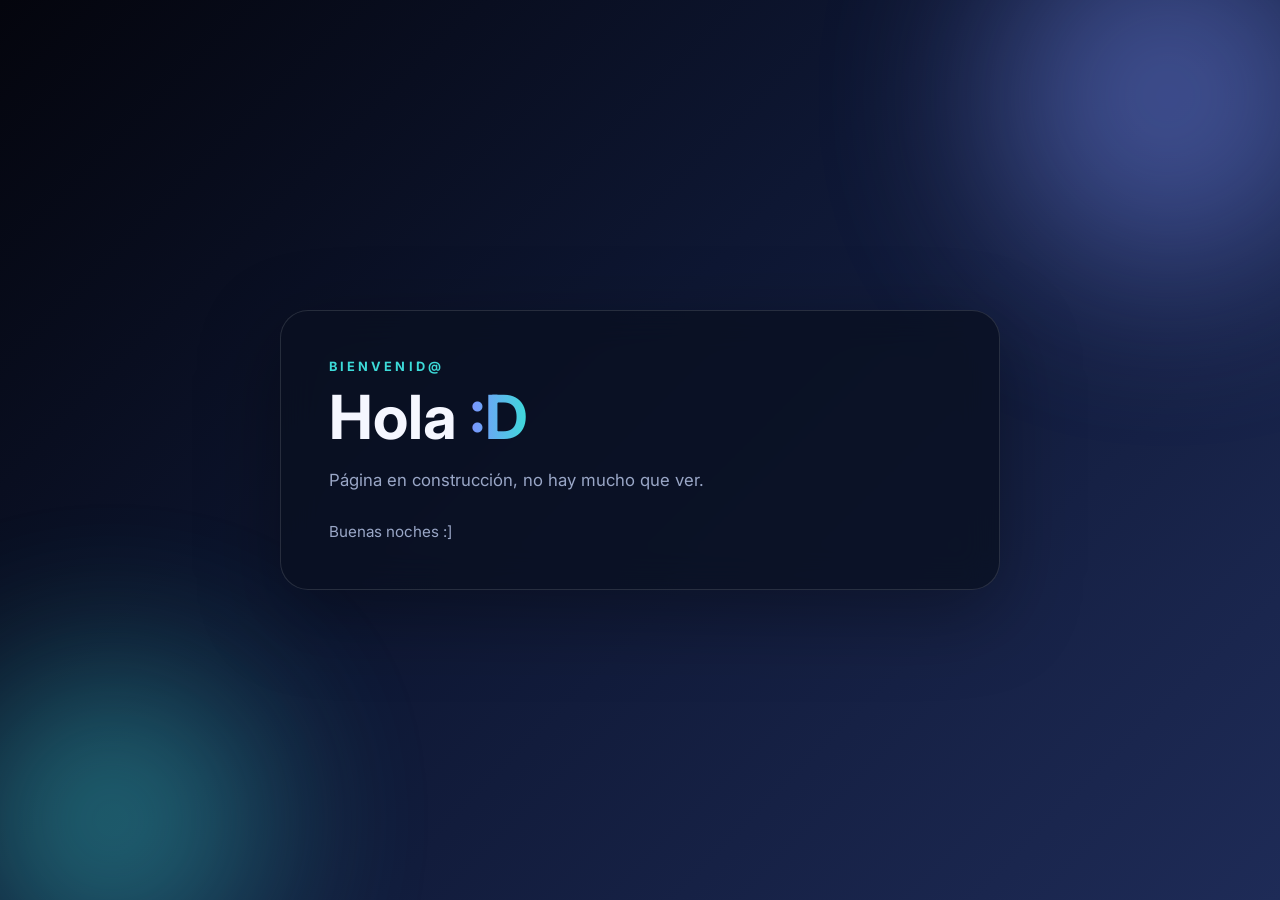
<file: index.html>
<!doctype html>
<html lang="es">
  <head>
    <meta charset="UTF-8" />
    <meta name="viewport" content="width=device-width, initial-scale=1.0" />
    <meta
      name="description"
      content="Página principal simple y elegante para GitHub Pages"
    />
    <title>Home</title>
    <link rel="preconnect" href="https://fonts.googleapis.com" />
    <link rel="preconnect" href="https://fonts.gstatic.com" crossorigin />
    <link
      href="https://fonts.googleapis.com/css2?family=Inter:wght@400;500;600;700;800&display=swap"
      rel="stylesheet"
    />
    <link rel="icon" type="image/x-icon" href="favicon.ico" />
    <link rel="stylesheet" href="styles.css" />
  </head>
  <body>
    <div class="background-glow glow-one"></div>
    <div class="background-glow glow-two"></div>

    <main class="hero">
      <section class="card">
        <p class="eyebrow">Bienvenid@</p>
        <h1>Hola <span>:D</span></h1>
        <p class="description">Página en construcción, no hay mucho que ver.</p>
        <div class="status" id="status">Cargando...</div>
      </section>
    </main>

    <script src="script.js"></script>
  </body>
</html>
</file>
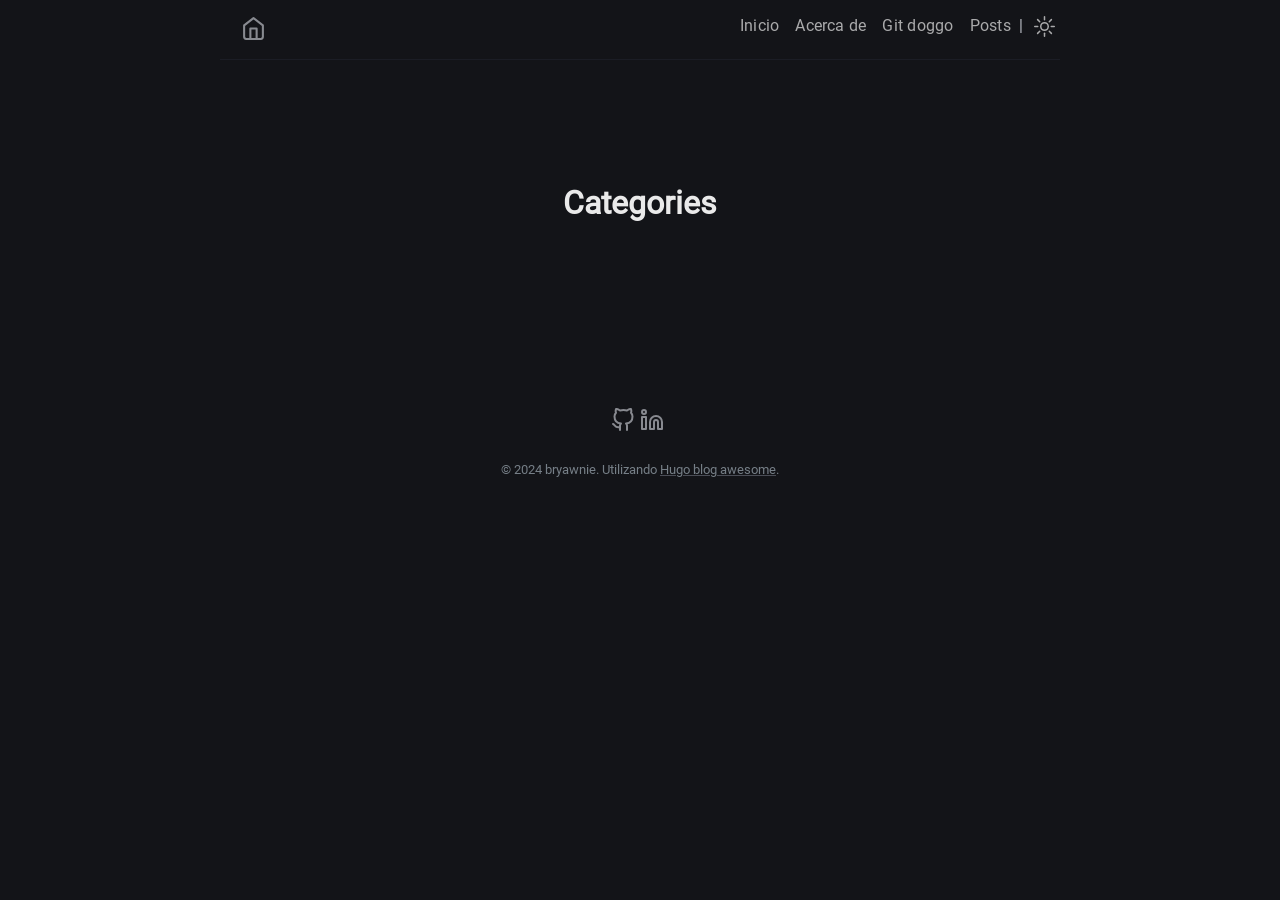
<file: categories/index.html>
<!doctype html><html lang=es><head><meta charset=utf-8><meta http-equiv=content-type content="text/html"><meta name=viewport content="width=device-width,initial-scale=1"><title itemprop=name>Categories | Blog de Bryawnie</title><meta property="og:title" content="Categories | Blog de Bryawnie"><meta name=twitter:title content="Categories | Blog de Bryawnie"><meta itemprop=name content="Categories | Blog de Bryawnie"><meta name=application-name content="Categories | Blog de Bryawnie"><meta property="og:site_name" content="Blog de Bryawnie"><meta name=description content="Hola :D"><meta itemprop=description content="Hola :D"><meta property="og:description" content="Hola :D"><meta name=twitter:description content="Hola :D"><meta property="og:locale" content="es"><meta name=language content="es"><meta name=generator content="Hugo 0.119.0"><link rel=canonical href=https://bryawnie.github.io/categories/><link href=/categories/index.xml rel=alternate type=application/rss+xml title="Blog de Bryawnie"><link href=/categories/index.xml rel=feed type=application/rss+xml title="Blog de Bryawnie"><link href=/style.min.d43bc6c79baa87f006efb2b92be952faeedeb1a3ab626c1d6abda52eae049355.css rel=stylesheet><link href=/code-highlight.min.706d31975fec544a864cb7f0d847a73ea55ca1df91bf495fd12a177138d807cf.css rel=stylesheet><link rel=apple-touch-icon sizes=180x180 href=/icons/apple-touch-icon.png><link rel=icon type=image/png sizes=32x32 href=/icons/favicon-32x32.png><link rel=icon type=image/png sizes=16x16 href=/icons/favicon-16x16.png><link rel=mask-icon href=/icons/safari-pinned-tab.svg><link rel="shortcut icon" href=/favicon.ico><link rel=manifest href=https://bryawnie.github.io/site.webmanifest><meta name=msapplication-config content="/browserconfig.xml"><meta name=msapplication-TileColor content="#2d89ef"><meta name=theme-color content="#434648"><link rel=icon type=image/svg+xml href=/icons/favicon.svg></head><body data-theme=dark class=notransition><script src=/js/theme.min.8961c317c5b88b953fe27525839672c9343f1058ab044696ca225656c8ba2ab0.js integrity="sha256-iWHDF8W4i5U/4nUlg5ZyyTQ/EFirBEaWyiJWVsi6KrA="></script><div class=navbar role=navigation><nav class=menu aria-label="Main Navigation"><a href=https://bryawnie.github.io/ class=logo><svg xmlns="http://www.w3.org/2000/svg" width="25" height="25" viewBox="0 0 24 24" fill="none" stroke="currentcolor" stroke-width="2" stroke-linecap="round" stroke-linejoin="round" class="feather feather-home"><title>Inicio</title><path d="M3 9l9-7 9 7v11a2 2 0 01-2 2H5a2 2 0 01-2-2z"/><polyline points="9 22 9 12 15 12 15 22"/></svg></a><input type=checkbox id=menu-trigger class=menu-trigger>
<label for=menu-trigger><span class=menu-icon><svg xmlns="http://www.w3.org/2000/svg" width="25" height="25" stroke="currentcolor" fill="none" viewBox="0 0 14 14"><title>Menu</title><path stroke-linecap="round" stroke-linejoin="round" d="M10.595 7H3.40726"/><path stroke-linecap="round" stroke-linejoin="round" d="M10.5096 3.51488H3.49301"/><path stroke-linecap="round" stroke-linejoin="round" d="M10.5096 10.4851H3.49301"/><path stroke-linecap="round" stroke-linejoin="round" d="M.5 12.5V1.5c0-.552285.447715-1 1-1h11C13.0523.5 13.5.947715 13.5 1.5v11C13.5 13.0523 13.0523 13.5 12.5 13.5H1.5C.947715 13.5.5 13.0523.5 12.5z"/></svg></span></label><div class=trigger><ul class=trigger-container><li><a class=menu-link href=/>Inicio</a></li><li><a class=menu-link href=/pages/about/>Acerca de</a></li><li><a class=menu-link href=/pages/how-to-git/>Git doggo</a></li><li><a class=menu-link href=/posts/>Posts</a></li><li class=menu-separator><span>|</span></li></ul><a id=mode href=#><svg xmlns="http://www.w3.org/2000/svg" class="mode-sunny" width="21" height="21" viewBox="0 0 14 14" stroke-width="1"><title>LIGHT</title><g><circle cx="7" cy="7" r="2.5" fill="none" stroke-linecap="round" stroke-linejoin="round"/><line x1="7" y1=".5" x2="7" y2="2.5" fill="none" stroke-linecap="round" stroke-linejoin="round"/><line x1="2.4" y1="2.4" x2="3.82" y2="3.82" fill="none" stroke-linecap="round" stroke-linejoin="round"/><line x1=".5" y1="7" x2="2.5" y2="7" fill="none" stroke-linecap="round" stroke-linejoin="round"/><line x1="2.4" y1="11.6" x2="3.82" y2="10.18" fill="none" stroke-linecap="round" stroke-linejoin="round"/><line x1="7" y1="13.5" x2="7" y2="11.5" fill="none" stroke-linecap="round" stroke-linejoin="round"/><line x1="11.6" y1="11.6" x2="10.18" y2="10.18" fill="none" stroke-linecap="round" stroke-linejoin="round"/><line x1="13.5" y1="7" x2="11.5" y2="7" fill="none" stroke-linecap="round" stroke-linejoin="round"/><line x1="11.6" y1="2.4" x2="10.18" y2="3.82" fill="none" stroke-linecap="round" stroke-linejoin="round"/></g></svg><svg xmlns="http://www.w3.org/2000/svg" class="mode-moon" width="21" height="21" viewBox="0 0 14 14" stroke-width="1"><title>DARK</title><g><circle cx="7" cy="7" r="2.5" fill="none" stroke-linecap="round" stroke-linejoin="round"/><line x1="7" y1=".5" x2="7" y2="2.5" fill="none" stroke-linecap="round" stroke-linejoin="round"/><line x1="2.4" y1="2.4" x2="3.82" y2="3.82" fill="none" stroke-linecap="round" stroke-linejoin="round"/><line x1=".5" y1="7" x2="2.5" y2="7" fill="none" stroke-linecap="round" stroke-linejoin="round"/><line x1="2.4" y1="11.6" x2="3.82" y2="10.18" fill="none" stroke-linecap="round" stroke-linejoin="round"/><line x1="7" y1="13.5" x2="7" y2="11.5" fill="none" stroke-linecap="round" stroke-linejoin="round"/><line x1="11.6" y1="11.6" x2="10.18" y2="10.18" fill="none" stroke-linecap="round" stroke-linejoin="round"/><line x1="13.5" y1="7" x2="11.5" y2="7" fill="none" stroke-linecap="round" stroke-linejoin="round"/><line x1="11.6" y1="2.4" x2="10.18" y2="3.82" fill="none" stroke-linecap="round" stroke-linejoin="round"/></g></svg></a></div></nav></div><div class="wrapper list-page"><header class=header><h1 class="header-title center">Categories</h1></header><main class=page-content aria-label=Content></main></div><footer class=footer><span class=footer_item></span>&nbsp;<div class=footer_social-icons><a href=https://github.com/bryawnie target=_blank rel="noopener noreferrer me" title=Github><svg xmlns="http://www.w3.org/2000/svg" viewBox="0 0 24 24" fill="none" stroke="currentcolor" stroke-width="2" stroke-linecap="round" stroke-linejoin="round"><path d="M9 19c-5 1.5-5-2.5-7-3m14 6v-3.87a3.37 3.37.0 00-.94-2.61c3.14-.35 6.44-1.54 6.44-7A5.44 5.44.0 0020 4.77 5.07 5.07.0 0019.91 1S18.73.65 16 2.48a13.38 13.38.0 00-7 0C6.27.65 5.09 1 5.09 1A5.07 5.07.0 005 4.77 5.44 5.44.0 003.5 8.55c0 5.42 3.3 6.61 6.44 7A3.37 3.37.0 009 18.13V22"/></svg></a><a href=https://linkedin.com/in/bryortizp target=_blank rel="noopener noreferrer me" title=Linkedin><svg xmlns="http://www.w3.org/2000/svg" viewBox="0 0 24 24" fill="none" stroke="currentcolor" stroke-width="2" stroke-linecap="round" stroke-linejoin="round"><path d="M16 8a6 6 0 016 6v7h-4v-7a2 2 0 00-2-2 2 2 0 00-2 2v7h-4v-7a6 6 0 016-6z"/><rect x="2" y="9" width="4" height="12"/><circle cx="4" cy="4" r="2"/></svg></a></div><small class=footer_copyright>© 2024 bryawnie.
Utilizando <a href=https://github.com/hugo-sid/hugo-blog-awesome target=_blank rel=noopener>Hugo blog awesome</a>.</small></footer><a href=# title=Regresar id=totop><svg xmlns="http://www.w3.org/2000/svg" width="48" height="48" fill="currentcolor" stroke="currentcolor" viewBox="0 96 960 960"><path d="M283 704.739 234.261 656 480 410.261 725.739 656 677 704.739l-197-197-197 197z"/></svg></a><script src=https://bryawnie.github.io/js/main.min.35f435a5d8eac613c52daa28d8af544a4512337d3e95236e4a4978417b8dcb2f.js integrity="sha256-NfQ1pdjqxhPFLaoo2K9USkUSM30+lSNuSkl4QXuNyy8="></script></body></html>
</file>
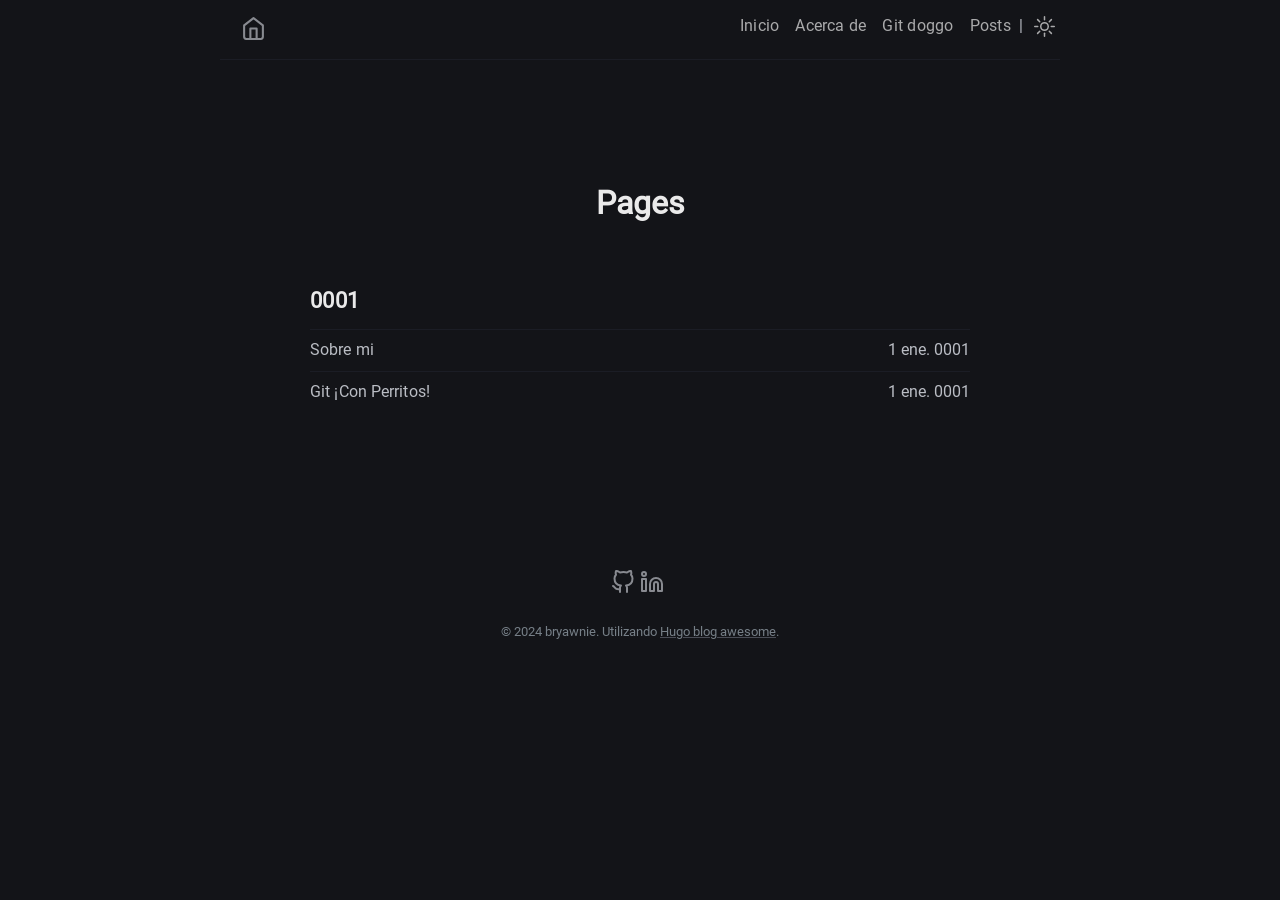
<file: pages/index.html>
<!doctype html><html lang=es><head><meta charset=utf-8><meta http-equiv=content-type content="text/html"><meta name=viewport content="width=device-width,initial-scale=1"><title itemprop=name>Pages | Blog de Bryawnie</title><meta property="og:title" content="Pages | Blog de Bryawnie"><meta name=twitter:title content="Pages | Blog de Bryawnie"><meta itemprop=name content="Pages | Blog de Bryawnie"><meta name=application-name content="Pages | Blog de Bryawnie"><meta property="og:site_name" content="Blog de Bryawnie"><meta name=description content="Hola :D"><meta itemprop=description content="Hola :D"><meta property="og:description" content="Hola :D"><meta name=twitter:description content="Hola :D"><meta property="og:locale" content="es"><meta name=language content="es"><meta name=generator content="Hugo 0.119.0"><link rel=canonical href=https://bryawnie.github.io/pages/><link href=/pages/index.xml rel=alternate type=application/rss+xml title="Blog de Bryawnie"><link href=/pages/index.xml rel=feed type=application/rss+xml title="Blog de Bryawnie"><link href=/style.min.d43bc6c79baa87f006efb2b92be952faeedeb1a3ab626c1d6abda52eae049355.css rel=stylesheet><link href=/code-highlight.min.706d31975fec544a864cb7f0d847a73ea55ca1df91bf495fd12a177138d807cf.css rel=stylesheet><link rel=apple-touch-icon sizes=180x180 href=/icons/apple-touch-icon.png><link rel=icon type=image/png sizes=32x32 href=/icons/favicon-32x32.png><link rel=icon type=image/png sizes=16x16 href=/icons/favicon-16x16.png><link rel=mask-icon href=/icons/safari-pinned-tab.svg><link rel="shortcut icon" href=/favicon.ico><link rel=manifest href=https://bryawnie.github.io/site.webmanifest><meta name=msapplication-config content="/browserconfig.xml"><meta name=msapplication-TileColor content="#2d89ef"><meta name=theme-color content="#434648"><link rel=icon type=image/svg+xml href=/icons/favicon.svg></head><body data-theme=dark class=notransition><script src=/js/theme.min.8961c317c5b88b953fe27525839672c9343f1058ab044696ca225656c8ba2ab0.js integrity="sha256-iWHDF8W4i5U/4nUlg5ZyyTQ/EFirBEaWyiJWVsi6KrA="></script><div class=navbar role=navigation><nav class=menu aria-label="Main Navigation"><a href=https://bryawnie.github.io/ class=logo><svg xmlns="http://www.w3.org/2000/svg" width="25" height="25" viewBox="0 0 24 24" fill="none" stroke="currentcolor" stroke-width="2" stroke-linecap="round" stroke-linejoin="round" class="feather feather-home"><title>Inicio</title><path d="M3 9l9-7 9 7v11a2 2 0 01-2 2H5a2 2 0 01-2-2z"/><polyline points="9 22 9 12 15 12 15 22"/></svg></a><input type=checkbox id=menu-trigger class=menu-trigger>
<label for=menu-trigger><span class=menu-icon><svg xmlns="http://www.w3.org/2000/svg" width="25" height="25" stroke="currentcolor" fill="none" viewBox="0 0 14 14"><title>Menu</title><path stroke-linecap="round" stroke-linejoin="round" d="M10.595 7H3.40726"/><path stroke-linecap="round" stroke-linejoin="round" d="M10.5096 3.51488H3.49301"/><path stroke-linecap="round" stroke-linejoin="round" d="M10.5096 10.4851H3.49301"/><path stroke-linecap="round" stroke-linejoin="round" d="M.5 12.5V1.5c0-.552285.447715-1 1-1h11C13.0523.5 13.5.947715 13.5 1.5v11C13.5 13.0523 13.0523 13.5 12.5 13.5H1.5C.947715 13.5.5 13.0523.5 12.5z"/></svg></span></label><div class=trigger><ul class=trigger-container><li><a class=menu-link href=/>Inicio</a></li><li><a class=menu-link href=/pages/about/>Acerca de</a></li><li><a class=menu-link href=/pages/how-to-git/>Git doggo</a></li><li><a class=menu-link href=/posts/>Posts</a></li><li class=menu-separator><span>|</span></li></ul><a id=mode href=#><svg xmlns="http://www.w3.org/2000/svg" class="mode-sunny" width="21" height="21" viewBox="0 0 14 14" stroke-width="1"><title>LIGHT</title><g><circle cx="7" cy="7" r="2.5" fill="none" stroke-linecap="round" stroke-linejoin="round"/><line x1="7" y1=".5" x2="7" y2="2.5" fill="none" stroke-linecap="round" stroke-linejoin="round"/><line x1="2.4" y1="2.4" x2="3.82" y2="3.82" fill="none" stroke-linecap="round" stroke-linejoin="round"/><line x1=".5" y1="7" x2="2.5" y2="7" fill="none" stroke-linecap="round" stroke-linejoin="round"/><line x1="2.4" y1="11.6" x2="3.82" y2="10.18" fill="none" stroke-linecap="round" stroke-linejoin="round"/><line x1="7" y1="13.5" x2="7" y2="11.5" fill="none" stroke-linecap="round" stroke-linejoin="round"/><line x1="11.6" y1="11.6" x2="10.18" y2="10.18" fill="none" stroke-linecap="round" stroke-linejoin="round"/><line x1="13.5" y1="7" x2="11.5" y2="7" fill="none" stroke-linecap="round" stroke-linejoin="round"/><line x1="11.6" y1="2.4" x2="10.18" y2="3.82" fill="none" stroke-linecap="round" stroke-linejoin="round"/></g></svg><svg xmlns="http://www.w3.org/2000/svg" class="mode-moon" width="21" height="21" viewBox="0 0 14 14" stroke-width="1"><title>DARK</title><g><circle cx="7" cy="7" r="2.5" fill="none" stroke-linecap="round" stroke-linejoin="round"/><line x1="7" y1=".5" x2="7" y2="2.5" fill="none" stroke-linecap="round" stroke-linejoin="round"/><line x1="2.4" y1="2.4" x2="3.82" y2="3.82" fill="none" stroke-linecap="round" stroke-linejoin="round"/><line x1=".5" y1="7" x2="2.5" y2="7" fill="none" stroke-linecap="round" stroke-linejoin="round"/><line x1="2.4" y1="11.6" x2="3.82" y2="10.18" fill="none" stroke-linecap="round" stroke-linejoin="round"/><line x1="7" y1="13.5" x2="7" y2="11.5" fill="none" stroke-linecap="round" stroke-linejoin="round"/><line x1="11.6" y1="11.6" x2="10.18" y2="10.18" fill="none" stroke-linecap="round" stroke-linejoin="round"/><line x1="13.5" y1="7" x2="11.5" y2="7" fill="none" stroke-linecap="round" stroke-linejoin="round"/><line x1="11.6" y1="2.4" x2="10.18" y2="3.82" fill="none" stroke-linecap="round" stroke-linejoin="round"/></g></svg></a></div></nav></div><div class="wrapper list-page"><header class=header><h1 class="header-title center">Pages</h1></header><main class=page-content aria-label=Content><h2 class=post-year>0001</h2><article class=post-item><h4 class=post-item-title><a href=/pages/about/>Sobre mi</a></h4><time class=post-item-meta datetime=0001-01-01T00:00:00Z>1 ene. 0001</time></article><article class=post-item><h4 class=post-item-title><a href=/pages/how-to-git/>Git ¡Con Perritos!</a></h4><time class=post-item-meta datetime=0001-01-01T00:00:00Z>1 ene. 0001</time></article></main></div><footer class=footer><span class=footer_item></span>&nbsp;<div class=footer_social-icons><a href=https://github.com/bryawnie target=_blank rel="noopener noreferrer me" title=Github><svg xmlns="http://www.w3.org/2000/svg" viewBox="0 0 24 24" fill="none" stroke="currentcolor" stroke-width="2" stroke-linecap="round" stroke-linejoin="round"><path d="M9 19c-5 1.5-5-2.5-7-3m14 6v-3.87a3.37 3.37.0 00-.94-2.61c3.14-.35 6.44-1.54 6.44-7A5.44 5.44.0 0020 4.77 5.07 5.07.0 0019.91 1S18.73.65 16 2.48a13.38 13.38.0 00-7 0C6.27.65 5.09 1 5.09 1A5.07 5.07.0 005 4.77 5.44 5.44.0 003.5 8.55c0 5.42 3.3 6.61 6.44 7A3.37 3.37.0 009 18.13V22"/></svg></a><a href=https://linkedin.com/in/bryortizp target=_blank rel="noopener noreferrer me" title=Linkedin><svg xmlns="http://www.w3.org/2000/svg" viewBox="0 0 24 24" fill="none" stroke="currentcolor" stroke-width="2" stroke-linecap="round" stroke-linejoin="round"><path d="M16 8a6 6 0 016 6v7h-4v-7a2 2 0 00-2-2 2 2 0 00-2 2v7h-4v-7a6 6 0 016-6z"/><rect x="2" y="9" width="4" height="12"/><circle cx="4" cy="4" r="2"/></svg></a></div><small class=footer_copyright>© 2024 bryawnie.
Utilizando <a href=https://github.com/hugo-sid/hugo-blog-awesome target=_blank rel=noopener>Hugo blog awesome</a>.</small></footer><a href=# title=Regresar id=totop><svg xmlns="http://www.w3.org/2000/svg" width="48" height="48" fill="currentcolor" stroke="currentcolor" viewBox="0 96 960 960"><path d="M283 704.739 234.261 656 480 410.261 725.739 656 677 704.739l-197-197-197 197z"/></svg></a><script src=https://bryawnie.github.io/js/main.min.35f435a5d8eac613c52daa28d8af544a4512337d3e95236e4a4978417b8dcb2f.js integrity="sha256-NfQ1pdjqxhPFLaoo2K9USkUSM30+lSNuSkl4QXuNyy8="></script></body></html>
</file>
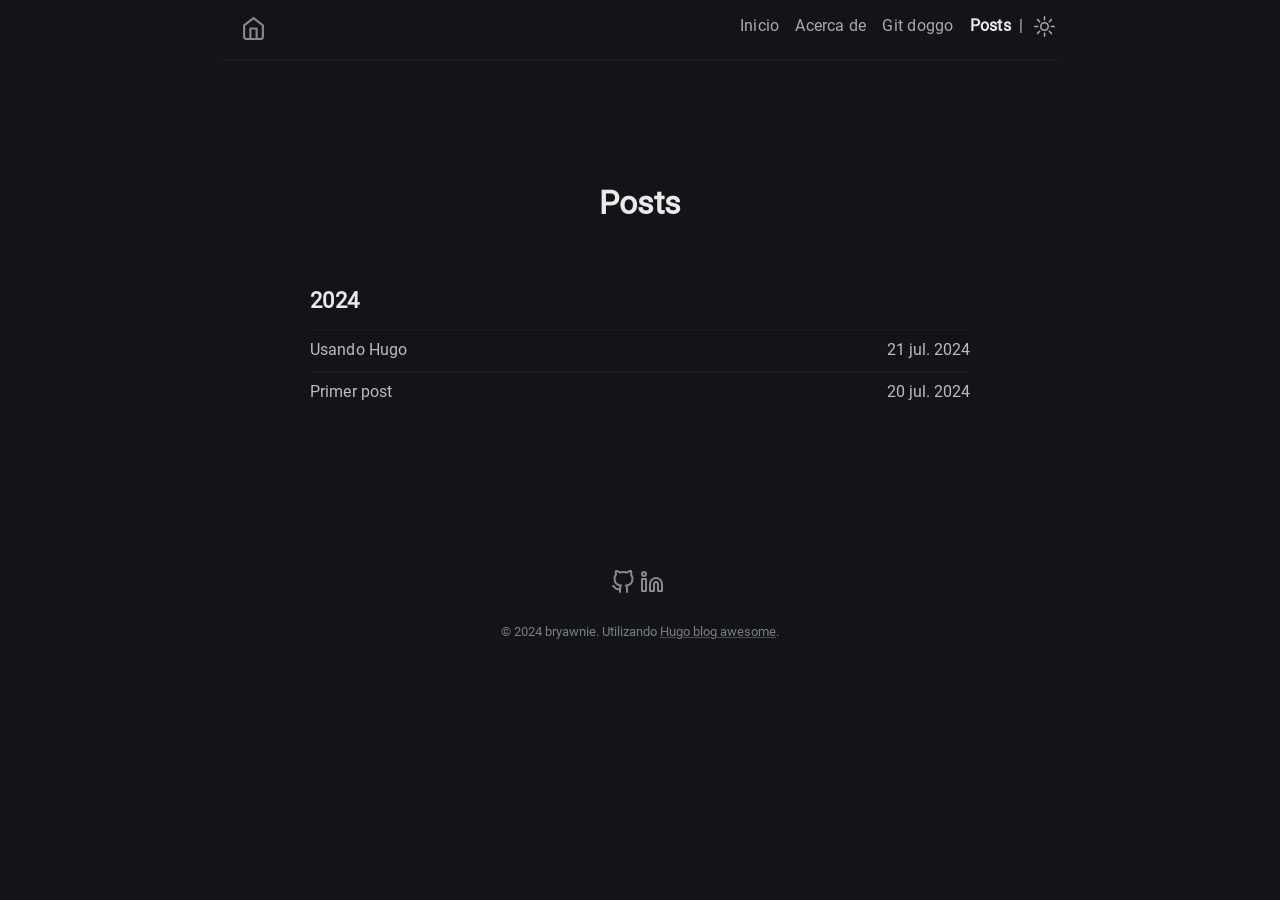
<file: posts/index.html>
<!doctype html><html lang=es><head><meta charset=utf-8><meta http-equiv=content-type content="text/html"><meta name=viewport content="width=device-width,initial-scale=1"><title itemprop=name>Posts | Blog de Bryawnie</title><meta property="og:title" content="Posts | Blog de Bryawnie"><meta name=twitter:title content="Posts | Blog de Bryawnie"><meta itemprop=name content="Posts | Blog de Bryawnie"><meta name=application-name content="Posts | Blog de Bryawnie"><meta property="og:site_name" content="Blog de Bryawnie"><meta name=description content="Hola :D"><meta itemprop=description content="Hola :D"><meta property="og:description" content="Hola :D"><meta name=twitter:description content="Hola :D"><meta property="og:locale" content="es"><meta name=language content="es"><link rel=first href=/posts/><link rel=last href=/posts/><meta property="og:type" content="article"><meta property="og:article:published_time" content="2024-07-21T11:22:44-0400"><meta property="article:published_time" content="2024-07-21T11:22:44-0400"><meta property="og:url" content="https://bryawnie.github.io/posts/"><meta property="og:article:author" content="bryawnie"><meta property="article:author" content="bryawnie"><meta name=author content="bryawnie"><script defer type=application/ld+json>{"@context":"http://schema.org","@type":"Article","headline":"Posts","author":{"@type":"Person","name":""},"datePublished":"2024-07-21","description":"","wordCount":0,"mainEntityOfPage":"True","dateModified":"2024-07-21","image":{"@type":"imageObject","url":""},"publisher":{"@type":"Organization","name":"Blog de Bryawnie"}}</script><meta name=generator content="Hugo 0.119.0"><link rel=canonical href=https://bryawnie.github.io/posts/><link href=/posts/index.xml rel=alternate type=application/rss+xml title="Blog de Bryawnie"><link href=/posts/index.xml rel=feed type=application/rss+xml title="Blog de Bryawnie"><link href=/style.min.d43bc6c79baa87f006efb2b92be952faeedeb1a3ab626c1d6abda52eae049355.css rel=stylesheet><link href=/code-highlight.min.706d31975fec544a864cb7f0d847a73ea55ca1df91bf495fd12a177138d807cf.css rel=stylesheet><link rel=apple-touch-icon sizes=180x180 href=/icons/apple-touch-icon.png><link rel=icon type=image/png sizes=32x32 href=/icons/favicon-32x32.png><link rel=icon type=image/png sizes=16x16 href=/icons/favicon-16x16.png><link rel=mask-icon href=/icons/safari-pinned-tab.svg><link rel="shortcut icon" href=/favicon.ico><link rel=manifest href=https://bryawnie.github.io/site.webmanifest><meta name=msapplication-config content="/browserconfig.xml"><meta name=msapplication-TileColor content="#2d89ef"><meta name=theme-color content="#434648"><link rel=icon type=image/svg+xml href=/icons/favicon.svg></head><body data-theme=dark class=notransition><script src=/js/theme.min.8961c317c5b88b953fe27525839672c9343f1058ab044696ca225656c8ba2ab0.js integrity="sha256-iWHDF8W4i5U/4nUlg5ZyyTQ/EFirBEaWyiJWVsi6KrA="></script><div class=navbar role=navigation><nav class=menu aria-label="Main Navigation"><a href=https://bryawnie.github.io/ class=logo><svg xmlns="http://www.w3.org/2000/svg" width="25" height="25" viewBox="0 0 24 24" fill="none" stroke="currentcolor" stroke-width="2" stroke-linecap="round" stroke-linejoin="round" class="feather feather-home"><title>Inicio</title><path d="M3 9l9-7 9 7v11a2 2 0 01-2 2H5a2 2 0 01-2-2z"/><polyline points="9 22 9 12 15 12 15 22"/></svg></a><input type=checkbox id=menu-trigger class=menu-trigger>
<label for=menu-trigger><span class=menu-icon><svg xmlns="http://www.w3.org/2000/svg" width="25" height="25" stroke="currentcolor" fill="none" viewBox="0 0 14 14"><title>Menu</title><path stroke-linecap="round" stroke-linejoin="round" d="M10.595 7H3.40726"/><path stroke-linecap="round" stroke-linejoin="round" d="M10.5096 3.51488H3.49301"/><path stroke-linecap="round" stroke-linejoin="round" d="M10.5096 10.4851H3.49301"/><path stroke-linecap="round" stroke-linejoin="round" d="M.5 12.5V1.5c0-.552285.447715-1 1-1h11C13.0523.5 13.5.947715 13.5 1.5v11C13.5 13.0523 13.0523 13.5 12.5 13.5H1.5C.947715 13.5.5 13.0523.5 12.5z"/></svg></span></label><div class=trigger><ul class=trigger-container><li><a class=menu-link href=/>Inicio</a></li><li><a class=menu-link href=/pages/about/>Acerca de</a></li><li><a class=menu-link href=/pages/how-to-git/>Git doggo</a></li><li><a class="menu-link active" href=/posts/>Posts</a></li><li class=menu-separator><span>|</span></li></ul><a id=mode href=#><svg xmlns="http://www.w3.org/2000/svg" class="mode-sunny" width="21" height="21" viewBox="0 0 14 14" stroke-width="1"><title>LIGHT</title><g><circle cx="7" cy="7" r="2.5" fill="none" stroke-linecap="round" stroke-linejoin="round"/><line x1="7" y1=".5" x2="7" y2="2.5" fill="none" stroke-linecap="round" stroke-linejoin="round"/><line x1="2.4" y1="2.4" x2="3.82" y2="3.82" fill="none" stroke-linecap="round" stroke-linejoin="round"/><line x1=".5" y1="7" x2="2.5" y2="7" fill="none" stroke-linecap="round" stroke-linejoin="round"/><line x1="2.4" y1="11.6" x2="3.82" y2="10.18" fill="none" stroke-linecap="round" stroke-linejoin="round"/><line x1="7" y1="13.5" x2="7" y2="11.5" fill="none" stroke-linecap="round" stroke-linejoin="round"/><line x1="11.6" y1="11.6" x2="10.18" y2="10.18" fill="none" stroke-linecap="round" stroke-linejoin="round"/><line x1="13.5" y1="7" x2="11.5" y2="7" fill="none" stroke-linecap="round" stroke-linejoin="round"/><line x1="11.6" y1="2.4" x2="10.18" y2="3.82" fill="none" stroke-linecap="round" stroke-linejoin="round"/></g></svg><svg xmlns="http://www.w3.org/2000/svg" class="mode-moon" width="21" height="21" viewBox="0 0 14 14" stroke-width="1"><title>DARK</title><g><circle cx="7" cy="7" r="2.5" fill="none" stroke-linecap="round" stroke-linejoin="round"/><line x1="7" y1=".5" x2="7" y2="2.5" fill="none" stroke-linecap="round" stroke-linejoin="round"/><line x1="2.4" y1="2.4" x2="3.82" y2="3.82" fill="none" stroke-linecap="round" stroke-linejoin="round"/><line x1=".5" y1="7" x2="2.5" y2="7" fill="none" stroke-linecap="round" stroke-linejoin="round"/><line x1="2.4" y1="11.6" x2="3.82" y2="10.18" fill="none" stroke-linecap="round" stroke-linejoin="round"/><line x1="7" y1="13.5" x2="7" y2="11.5" fill="none" stroke-linecap="round" stroke-linejoin="round"/><line x1="11.6" y1="11.6" x2="10.18" y2="10.18" fill="none" stroke-linecap="round" stroke-linejoin="round"/><line x1="13.5" y1="7" x2="11.5" y2="7" fill="none" stroke-linecap="round" stroke-linejoin="round"/><line x1="11.6" y1="2.4" x2="10.18" y2="3.82" fill="none" stroke-linecap="round" stroke-linejoin="round"/></g></svg></a></div></nav></div><div class="wrapper list-page"><header class=header><h1 class="header-title center">Posts</h1></header><main class=page-content aria-label=Content><h2 class=post-year>2024</h2><article class=post-item><h4 class=post-item-title><a href=/posts/how-to-hugo/>Usando Hugo</a></h4><time class=post-item-meta datetime=2024-07-21T11:22:44-0400>21 jul. 2024</time></article><article class=post-item><h4 class=post-item-title><a href=/posts/my-first-post/>Primer post</a></h4><time class=post-item-meta datetime=2024-07-20T22:37:40-0400>20 jul. 2024</time></article></main></div><footer class=footer><span class=footer_item></span>&nbsp;<div class=footer_social-icons><a href=https://github.com/bryawnie target=_blank rel="noopener noreferrer me" title=Github><svg xmlns="http://www.w3.org/2000/svg" viewBox="0 0 24 24" fill="none" stroke="currentcolor" stroke-width="2" stroke-linecap="round" stroke-linejoin="round"><path d="M9 19c-5 1.5-5-2.5-7-3m14 6v-3.87a3.37 3.37.0 00-.94-2.61c3.14-.35 6.44-1.54 6.44-7A5.44 5.44.0 0020 4.77 5.07 5.07.0 0019.91 1S18.73.65 16 2.48a13.38 13.38.0 00-7 0C6.27.65 5.09 1 5.09 1A5.07 5.07.0 005 4.77 5.44 5.44.0 003.5 8.55c0 5.42 3.3 6.61 6.44 7A3.37 3.37.0 009 18.13V22"/></svg></a><a href=https://linkedin.com/in/bryortizp target=_blank rel="noopener noreferrer me" title=Linkedin><svg xmlns="http://www.w3.org/2000/svg" viewBox="0 0 24 24" fill="none" stroke="currentcolor" stroke-width="2" stroke-linecap="round" stroke-linejoin="round"><path d="M16 8a6 6 0 016 6v7h-4v-7a2 2 0 00-2-2 2 2 0 00-2 2v7h-4v-7a6 6 0 016-6z"/><rect x="2" y="9" width="4" height="12"/><circle cx="4" cy="4" r="2"/></svg></a></div><small class=footer_copyright>© 2024 bryawnie.
Utilizando <a href=https://github.com/hugo-sid/hugo-blog-awesome target=_blank rel=noopener>Hugo blog awesome</a>.</small></footer><a href=# title=Regresar id=totop><svg xmlns="http://www.w3.org/2000/svg" width="48" height="48" fill="currentcolor" stroke="currentcolor" viewBox="0 96 960 960"><path d="M283 704.739 234.261 656 480 410.261 725.739 656 677 704.739l-197-197-197 197z"/></svg></a><script src=https://bryawnie.github.io/js/main.min.35f435a5d8eac613c52daa28d8af544a4512337d3e95236e4a4978417b8dcb2f.js integrity="sha256-NfQ1pdjqxhPFLaoo2K9USkUSM30+lSNuSkl4QXuNyy8="></script></body></html>
</file>
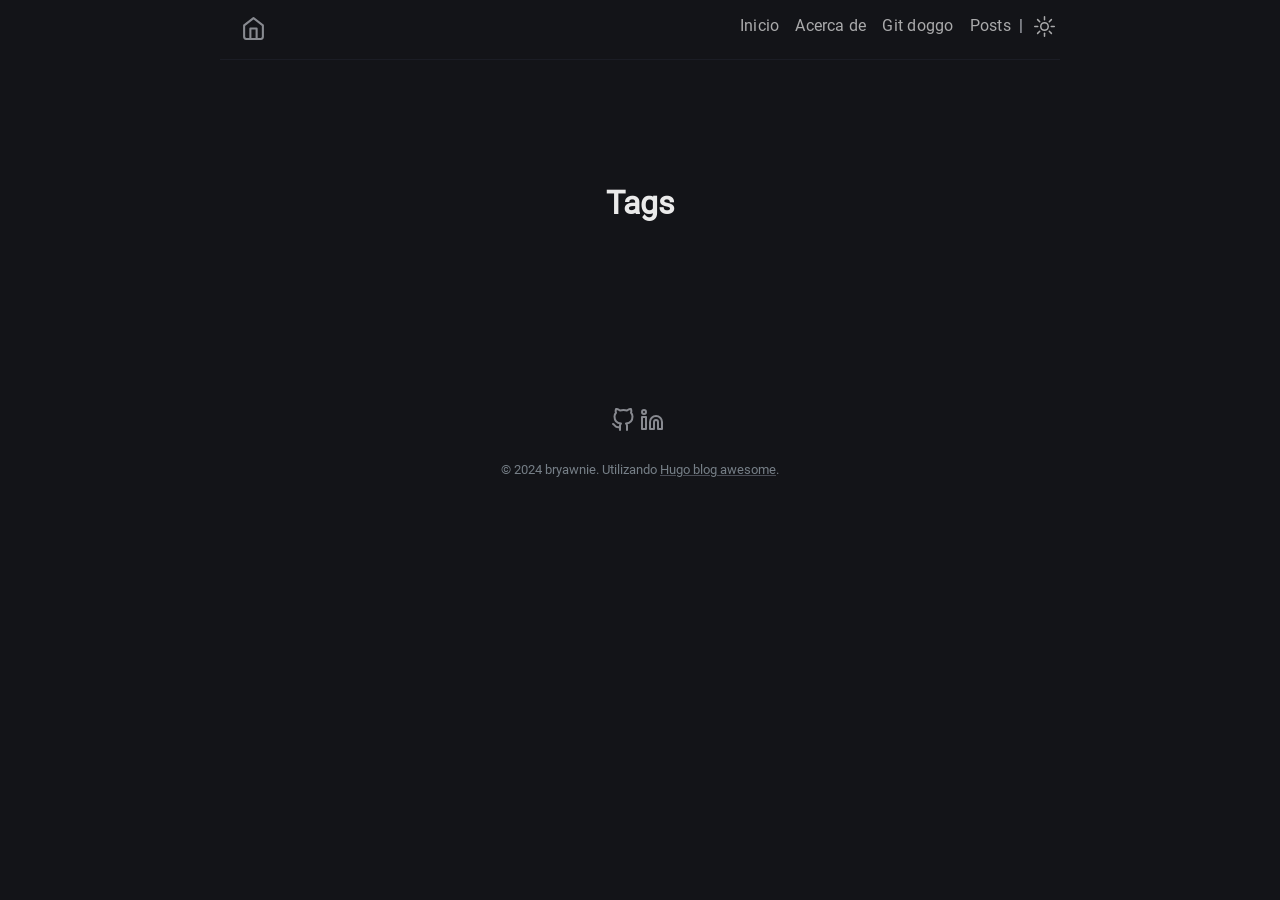
<file: tags/index.html>
<!doctype html><html lang=es><head><meta charset=utf-8><meta http-equiv=content-type content="text/html"><meta name=viewport content="width=device-width,initial-scale=1"><title itemprop=name>Tags | Blog de Bryawnie</title><meta property="og:title" content="Tags | Blog de Bryawnie"><meta name=twitter:title content="Tags | Blog de Bryawnie"><meta itemprop=name content="Tags | Blog de Bryawnie"><meta name=application-name content="Tags | Blog de Bryawnie"><meta property="og:site_name" content="Blog de Bryawnie"><meta name=description content="Hola :D"><meta itemprop=description content="Hola :D"><meta property="og:description" content="Hola :D"><meta name=twitter:description content="Hola :D"><meta property="og:locale" content="es"><meta name=language content="es"><meta name=generator content="Hugo 0.119.0"><link rel=canonical href=https://bryawnie.github.io/tags/><link href=/tags/index.xml rel=alternate type=application/rss+xml title="Blog de Bryawnie"><link href=/tags/index.xml rel=feed type=application/rss+xml title="Blog de Bryawnie"><link href=/style.min.d43bc6c79baa87f006efb2b92be952faeedeb1a3ab626c1d6abda52eae049355.css rel=stylesheet><link href=/code-highlight.min.706d31975fec544a864cb7f0d847a73ea55ca1df91bf495fd12a177138d807cf.css rel=stylesheet><link rel=apple-touch-icon sizes=180x180 href=/icons/apple-touch-icon.png><link rel=icon type=image/png sizes=32x32 href=/icons/favicon-32x32.png><link rel=icon type=image/png sizes=16x16 href=/icons/favicon-16x16.png><link rel=mask-icon href=/icons/safari-pinned-tab.svg><link rel="shortcut icon" href=/favicon.ico><link rel=manifest href=https://bryawnie.github.io/site.webmanifest><meta name=msapplication-config content="/browserconfig.xml"><meta name=msapplication-TileColor content="#2d89ef"><meta name=theme-color content="#434648"><link rel=icon type=image/svg+xml href=/icons/favicon.svg></head><body data-theme=dark class=notransition><script src=/js/theme.min.8961c317c5b88b953fe27525839672c9343f1058ab044696ca225656c8ba2ab0.js integrity="sha256-iWHDF8W4i5U/4nUlg5ZyyTQ/EFirBEaWyiJWVsi6KrA="></script><div class=navbar role=navigation><nav class=menu aria-label="Main Navigation"><a href=https://bryawnie.github.io/ class=logo><svg xmlns="http://www.w3.org/2000/svg" width="25" height="25" viewBox="0 0 24 24" fill="none" stroke="currentcolor" stroke-width="2" stroke-linecap="round" stroke-linejoin="round" class="feather feather-home"><title>Inicio</title><path d="M3 9l9-7 9 7v11a2 2 0 01-2 2H5a2 2 0 01-2-2z"/><polyline points="9 22 9 12 15 12 15 22"/></svg></a><input type=checkbox id=menu-trigger class=menu-trigger>
<label for=menu-trigger><span class=menu-icon><svg xmlns="http://www.w3.org/2000/svg" width="25" height="25" stroke="currentcolor" fill="none" viewBox="0 0 14 14"><title>Menu</title><path stroke-linecap="round" stroke-linejoin="round" d="M10.595 7H3.40726"/><path stroke-linecap="round" stroke-linejoin="round" d="M10.5096 3.51488H3.49301"/><path stroke-linecap="round" stroke-linejoin="round" d="M10.5096 10.4851H3.49301"/><path stroke-linecap="round" stroke-linejoin="round" d="M.5 12.5V1.5c0-.552285.447715-1 1-1h11C13.0523.5 13.5.947715 13.5 1.5v11C13.5 13.0523 13.0523 13.5 12.5 13.5H1.5C.947715 13.5.5 13.0523.5 12.5z"/></svg></span></label><div class=trigger><ul class=trigger-container><li><a class=menu-link href=/>Inicio</a></li><li><a class=menu-link href=/pages/about/>Acerca de</a></li><li><a class=menu-link href=/pages/how-to-git/>Git doggo</a></li><li><a class=menu-link href=/posts/>Posts</a></li><li class=menu-separator><span>|</span></li></ul><a id=mode href=#><svg xmlns="http://www.w3.org/2000/svg" class="mode-sunny" width="21" height="21" viewBox="0 0 14 14" stroke-width="1"><title>LIGHT</title><g><circle cx="7" cy="7" r="2.5" fill="none" stroke-linecap="round" stroke-linejoin="round"/><line x1="7" y1=".5" x2="7" y2="2.5" fill="none" stroke-linecap="round" stroke-linejoin="round"/><line x1="2.4" y1="2.4" x2="3.82" y2="3.82" fill="none" stroke-linecap="round" stroke-linejoin="round"/><line x1=".5" y1="7" x2="2.5" y2="7" fill="none" stroke-linecap="round" stroke-linejoin="round"/><line x1="2.4" y1="11.6" x2="3.82" y2="10.18" fill="none" stroke-linecap="round" stroke-linejoin="round"/><line x1="7" y1="13.5" x2="7" y2="11.5" fill="none" stroke-linecap="round" stroke-linejoin="round"/><line x1="11.6" y1="11.6" x2="10.18" y2="10.18" fill="none" stroke-linecap="round" stroke-linejoin="round"/><line x1="13.5" y1="7" x2="11.5" y2="7" fill="none" stroke-linecap="round" stroke-linejoin="round"/><line x1="11.6" y1="2.4" x2="10.18" y2="3.82" fill="none" stroke-linecap="round" stroke-linejoin="round"/></g></svg><svg xmlns="http://www.w3.org/2000/svg" class="mode-moon" width="21" height="21" viewBox="0 0 14 14" stroke-width="1"><title>DARK</title><g><circle cx="7" cy="7" r="2.5" fill="none" stroke-linecap="round" stroke-linejoin="round"/><line x1="7" y1=".5" x2="7" y2="2.5" fill="none" stroke-linecap="round" stroke-linejoin="round"/><line x1="2.4" y1="2.4" x2="3.82" y2="3.82" fill="none" stroke-linecap="round" stroke-linejoin="round"/><line x1=".5" y1="7" x2="2.5" y2="7" fill="none" stroke-linecap="round" stroke-linejoin="round"/><line x1="2.4" y1="11.6" x2="3.82" y2="10.18" fill="none" stroke-linecap="round" stroke-linejoin="round"/><line x1="7" y1="13.5" x2="7" y2="11.5" fill="none" stroke-linecap="round" stroke-linejoin="round"/><line x1="11.6" y1="11.6" x2="10.18" y2="10.18" fill="none" stroke-linecap="round" stroke-linejoin="round"/><line x1="13.5" y1="7" x2="11.5" y2="7" fill="none" stroke-linecap="round" stroke-linejoin="round"/><line x1="11.6" y1="2.4" x2="10.18" y2="3.82" fill="none" stroke-linecap="round" stroke-linejoin="round"/></g></svg></a></div></nav></div><div class="wrapper list-page"><header class=header><h1 class="header-title center">Tags</h1></header><main class=page-content aria-label=Content></main></div><footer class=footer><span class=footer_item></span>&nbsp;<div class=footer_social-icons><a href=https://github.com/bryawnie target=_blank rel="noopener noreferrer me" title=Github><svg xmlns="http://www.w3.org/2000/svg" viewBox="0 0 24 24" fill="none" stroke="currentcolor" stroke-width="2" stroke-linecap="round" stroke-linejoin="round"><path d="M9 19c-5 1.5-5-2.5-7-3m14 6v-3.87a3.37 3.37.0 00-.94-2.61c3.14-.35 6.44-1.54 6.44-7A5.44 5.44.0 0020 4.77 5.07 5.07.0 0019.91 1S18.73.65 16 2.48a13.38 13.38.0 00-7 0C6.27.65 5.09 1 5.09 1A5.07 5.07.0 005 4.77 5.44 5.44.0 003.5 8.55c0 5.42 3.3 6.61 6.44 7A3.37 3.37.0 009 18.13V22"/></svg></a><a href=https://linkedin.com/in/bryortizp target=_blank rel="noopener noreferrer me" title=Linkedin><svg xmlns="http://www.w3.org/2000/svg" viewBox="0 0 24 24" fill="none" stroke="currentcolor" stroke-width="2" stroke-linecap="round" stroke-linejoin="round"><path d="M16 8a6 6 0 016 6v7h-4v-7a2 2 0 00-2-2 2 2 0 00-2 2v7h-4v-7a6 6 0 016-6z"/><rect x="2" y="9" width="4" height="12"/><circle cx="4" cy="4" r="2"/></svg></a></div><small class=footer_copyright>© 2024 bryawnie.
Utilizando <a href=https://github.com/hugo-sid/hugo-blog-awesome target=_blank rel=noopener>Hugo blog awesome</a>.</small></footer><a href=# title=Regresar id=totop><svg xmlns="http://www.w3.org/2000/svg" width="48" height="48" fill="currentcolor" stroke="currentcolor" viewBox="0 96 960 960"><path d="M283 704.739 234.261 656 480 410.261 725.739 656 677 704.739l-197-197-197 197z"/></svg></a><script src=https://bryawnie.github.io/js/main.min.35f435a5d8eac613c52daa28d8af544a4512337d3e95236e4a4978417b8dcb2f.js integrity="sha256-NfQ1pdjqxhPFLaoo2K9USkUSM30+lSNuSkl4QXuNyy8="></script></body></html>
</file>
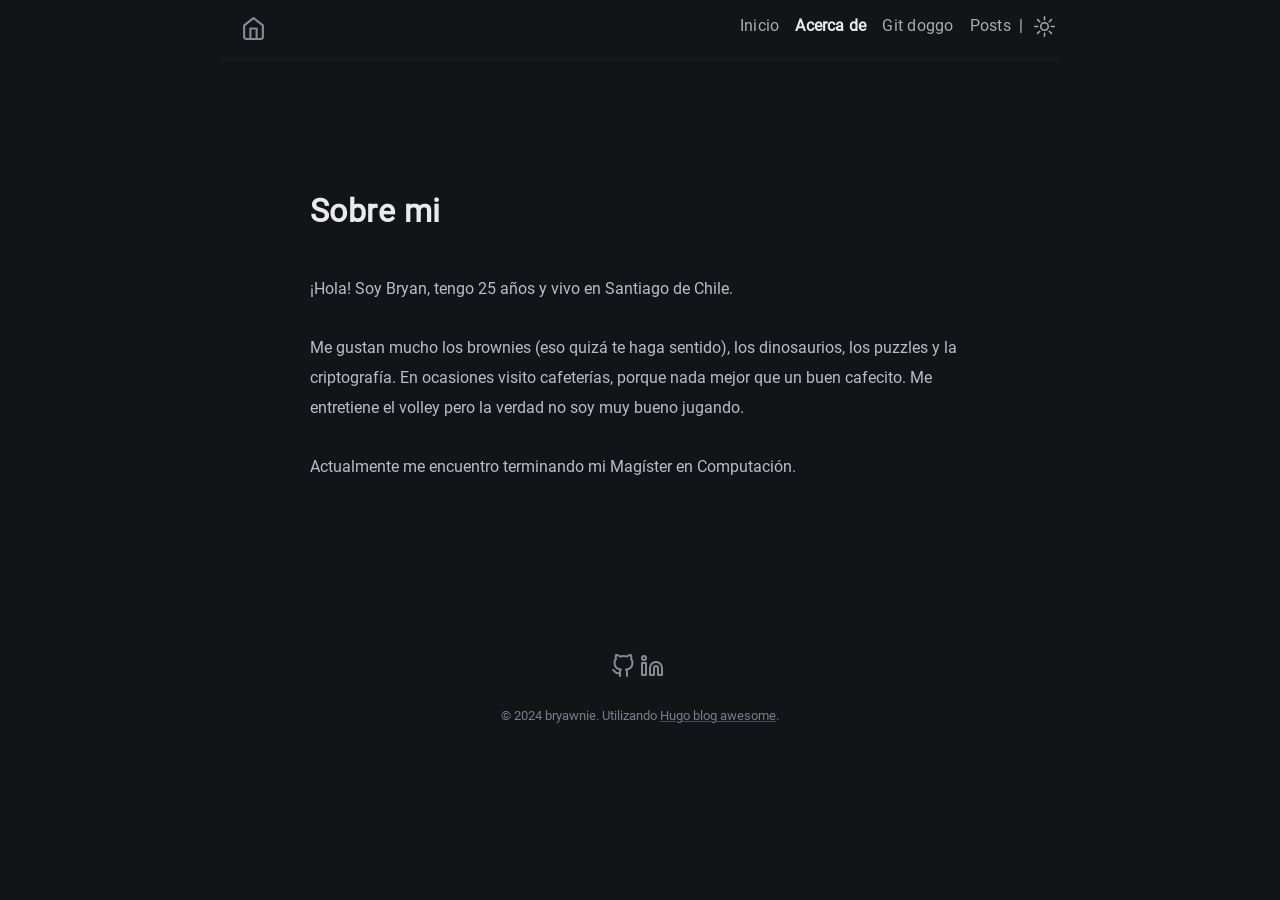
<file: pages/about/index.html>
<!doctype html><html lang=es><head><meta charset=utf-8><meta http-equiv=content-type content="text/html"><meta name=viewport content="width=device-width,initial-scale=1"><title itemprop=name>Sobre mi | Blog de Bryawnie</title><meta property="og:title" content="Sobre mi | Blog de Bryawnie"><meta name=twitter:title content="Sobre mi | Blog de Bryawnie"><meta itemprop=name content="Sobre mi | Blog de Bryawnie"><meta name=application-name content="Sobre mi | Blog de Bryawnie"><meta property="og:site_name" content="Blog de Bryawnie"><meta name=description content="Sí, ¿por qué no?"><meta itemprop=description content="Sí, ¿por qué no?"><meta property="og:description" content="Sí, ¿por qué no?"><meta name=twitter:description content="Sí, ¿por qué no?"><meta property="og:locale" content="es"><meta name=language content="es"><meta name=generator content="Hugo 0.119.0"><link rel=canonical href=https://bryawnie.github.io/pages/about/><link href=/style.min.d43bc6c79baa87f006efb2b92be952faeedeb1a3ab626c1d6abda52eae049355.css rel=stylesheet><link href=/code-highlight.min.706d31975fec544a864cb7f0d847a73ea55ca1df91bf495fd12a177138d807cf.css rel=stylesheet><link rel=apple-touch-icon sizes=180x180 href=/icons/apple-touch-icon.png><link rel=icon type=image/png sizes=32x32 href=/icons/favicon-32x32.png><link rel=icon type=image/png sizes=16x16 href=/icons/favicon-16x16.png><link rel=mask-icon href=/icons/safari-pinned-tab.svg><link rel="shortcut icon" href=/favicon.ico><link rel=manifest href=https://bryawnie.github.io/site.webmanifest><meta name=msapplication-config content="/browserconfig.xml"><meta name=msapplication-TileColor content="#2d89ef"><meta name=theme-color content="#434648"><link rel=icon type=image/svg+xml href=/icons/favicon.svg></head><body data-theme=dark class=notransition><script src=/js/theme.min.8961c317c5b88b953fe27525839672c9343f1058ab044696ca225656c8ba2ab0.js integrity="sha256-iWHDF8W4i5U/4nUlg5ZyyTQ/EFirBEaWyiJWVsi6KrA="></script><div class=navbar role=navigation><nav class=menu aria-label="Main Navigation"><a href=https://bryawnie.github.io/ class=logo><svg xmlns="http://www.w3.org/2000/svg" width="25" height="25" viewBox="0 0 24 24" fill="none" stroke="currentcolor" stroke-width="2" stroke-linecap="round" stroke-linejoin="round" class="feather feather-home"><title>Inicio</title><path d="M3 9l9-7 9 7v11a2 2 0 01-2 2H5a2 2 0 01-2-2z"/><polyline points="9 22 9 12 15 12 15 22"/></svg></a><input type=checkbox id=menu-trigger class=menu-trigger>
<label for=menu-trigger><span class=menu-icon><svg xmlns="http://www.w3.org/2000/svg" width="25" height="25" stroke="currentcolor" fill="none" viewBox="0 0 14 14"><title>Menu</title><path stroke-linecap="round" stroke-linejoin="round" d="M10.595 7H3.40726"/><path stroke-linecap="round" stroke-linejoin="round" d="M10.5096 3.51488H3.49301"/><path stroke-linecap="round" stroke-linejoin="round" d="M10.5096 10.4851H3.49301"/><path stroke-linecap="round" stroke-linejoin="round" d="M.5 12.5V1.5c0-.552285.447715-1 1-1h11C13.0523.5 13.5.947715 13.5 1.5v11C13.5 13.0523 13.0523 13.5 12.5 13.5H1.5C.947715 13.5.5 13.0523.5 12.5z"/></svg></span></label><div class=trigger><ul class=trigger-container><li><a class=menu-link href=/>Inicio</a></li><li><a class="menu-link active" href=/pages/about/>Acerca de</a></li><li><a class=menu-link href=/pages/how-to-git/>Git doggo</a></li><li><a class=menu-link href=/posts/>Posts</a></li><li class=menu-separator><span>|</span></li></ul><a id=mode href=#><svg xmlns="http://www.w3.org/2000/svg" class="mode-sunny" width="21" height="21" viewBox="0 0 14 14" stroke-width="1"><title>LIGHT</title><g><circle cx="7" cy="7" r="2.5" fill="none" stroke-linecap="round" stroke-linejoin="round"/><line x1="7" y1=".5" x2="7" y2="2.5" fill="none" stroke-linecap="round" stroke-linejoin="round"/><line x1="2.4" y1="2.4" x2="3.82" y2="3.82" fill="none" stroke-linecap="round" stroke-linejoin="round"/><line x1=".5" y1="7" x2="2.5" y2="7" fill="none" stroke-linecap="round" stroke-linejoin="round"/><line x1="2.4" y1="11.6" x2="3.82" y2="10.18" fill="none" stroke-linecap="round" stroke-linejoin="round"/><line x1="7" y1="13.5" x2="7" y2="11.5" fill="none" stroke-linecap="round" stroke-linejoin="round"/><line x1="11.6" y1="11.6" x2="10.18" y2="10.18" fill="none" stroke-linecap="round" stroke-linejoin="round"/><line x1="13.5" y1="7" x2="11.5" y2="7" fill="none" stroke-linecap="round" stroke-linejoin="round"/><line x1="11.6" y1="2.4" x2="10.18" y2="3.82" fill="none" stroke-linecap="round" stroke-linejoin="round"/></g></svg><svg xmlns="http://www.w3.org/2000/svg" class="mode-moon" width="21" height="21" viewBox="0 0 14 14" stroke-width="1"><title>DARK</title><g><circle cx="7" cy="7" r="2.5" fill="none" stroke-linecap="round" stroke-linejoin="round"/><line x1="7" y1=".5" x2="7" y2="2.5" fill="none" stroke-linecap="round" stroke-linejoin="round"/><line x1="2.4" y1="2.4" x2="3.82" y2="3.82" fill="none" stroke-linecap="round" stroke-linejoin="round"/><line x1=".5" y1="7" x2="2.5" y2="7" fill="none" stroke-linecap="round" stroke-linejoin="round"/><line x1="2.4" y1="11.6" x2="3.82" y2="10.18" fill="none" stroke-linecap="round" stroke-linejoin="round"/><line x1="7" y1="13.5" x2="7" y2="11.5" fill="none" stroke-linecap="round" stroke-linejoin="round"/><line x1="11.6" y1="11.6" x2="10.18" y2="10.18" fill="none" stroke-linecap="round" stroke-linejoin="round"/><line x1="13.5" y1="7" x2="11.5" y2="7" fill="none" stroke-linecap="round" stroke-linejoin="round"/><line x1="11.6" y1="2.4" x2="10.18" y2="3.82" fill="none" stroke-linecap="round" stroke-linejoin="round"/></g></svg></a></div></nav></div><div class="wrapper post"><main class=page-content aria-label=Content><article><header class=header><h1 class=header-title>Sobre mi</h1></header><div class=page-content><p>¡Hola! Soy Bryan, tengo 25 años y vivo en Santiago de Chile.</p><p>Me gustan mucho los brownies (eso quizá te haga sentido), los dinosaurios, los puzzles y la criptografía. En ocasiones visito cafeterías, porque nada mejor que un buen cafecito. Me entretiene el volley pero la verdad no soy muy bueno jugando.</p><p>Actualmente me encuentro terminando mi Magíster en Computación.</p></div></article></main></div><footer class=footer><span class=footer_item></span>&nbsp;<div class=footer_social-icons><a href=https://github.com/bryawnie target=_blank rel="noopener noreferrer me" title=Github><svg xmlns="http://www.w3.org/2000/svg" viewBox="0 0 24 24" fill="none" stroke="currentcolor" stroke-width="2" stroke-linecap="round" stroke-linejoin="round"><path d="M9 19c-5 1.5-5-2.5-7-3m14 6v-3.87a3.37 3.37.0 00-.94-2.61c3.14-.35 6.44-1.54 6.44-7A5.44 5.44.0 0020 4.77 5.07 5.07.0 0019.91 1S18.73.65 16 2.48a13.38 13.38.0 00-7 0C6.27.65 5.09 1 5.09 1A5.07 5.07.0 005 4.77 5.44 5.44.0 003.5 8.55c0 5.42 3.3 6.61 6.44 7A3.37 3.37.0 009 18.13V22"/></svg></a><a href=https://linkedin.com/in/bryortizp target=_blank rel="noopener noreferrer me" title=Linkedin><svg xmlns="http://www.w3.org/2000/svg" viewBox="0 0 24 24" fill="none" stroke="currentcolor" stroke-width="2" stroke-linecap="round" stroke-linejoin="round"><path d="M16 8a6 6 0 016 6v7h-4v-7a2 2 0 00-2-2 2 2 0 00-2 2v7h-4v-7a6 6 0 016-6z"/><rect x="2" y="9" width="4" height="12"/><circle cx="4" cy="4" r="2"/></svg></a></div><small class=footer_copyright>© 2024 bryawnie.
Utilizando <a href=https://github.com/hugo-sid/hugo-blog-awesome target=_blank rel=noopener>Hugo blog awesome</a>.</small></footer><a href=# title=Regresar id=totop><svg xmlns="http://www.w3.org/2000/svg" width="48" height="48" fill="currentcolor" stroke="currentcolor" viewBox="0 96 960 960"><path d="M283 704.739 234.261 656 480 410.261 725.739 656 677 704.739l-197-197-197 197z"/></svg></a><script src=https://bryawnie.github.io/js/main.min.35f435a5d8eac613c52daa28d8af544a4512337d3e95236e4a4978417b8dcb2f.js integrity="sha256-NfQ1pdjqxhPFLaoo2K9USkUSM30+lSNuSkl4QXuNyy8="></script></body></html>
</file>
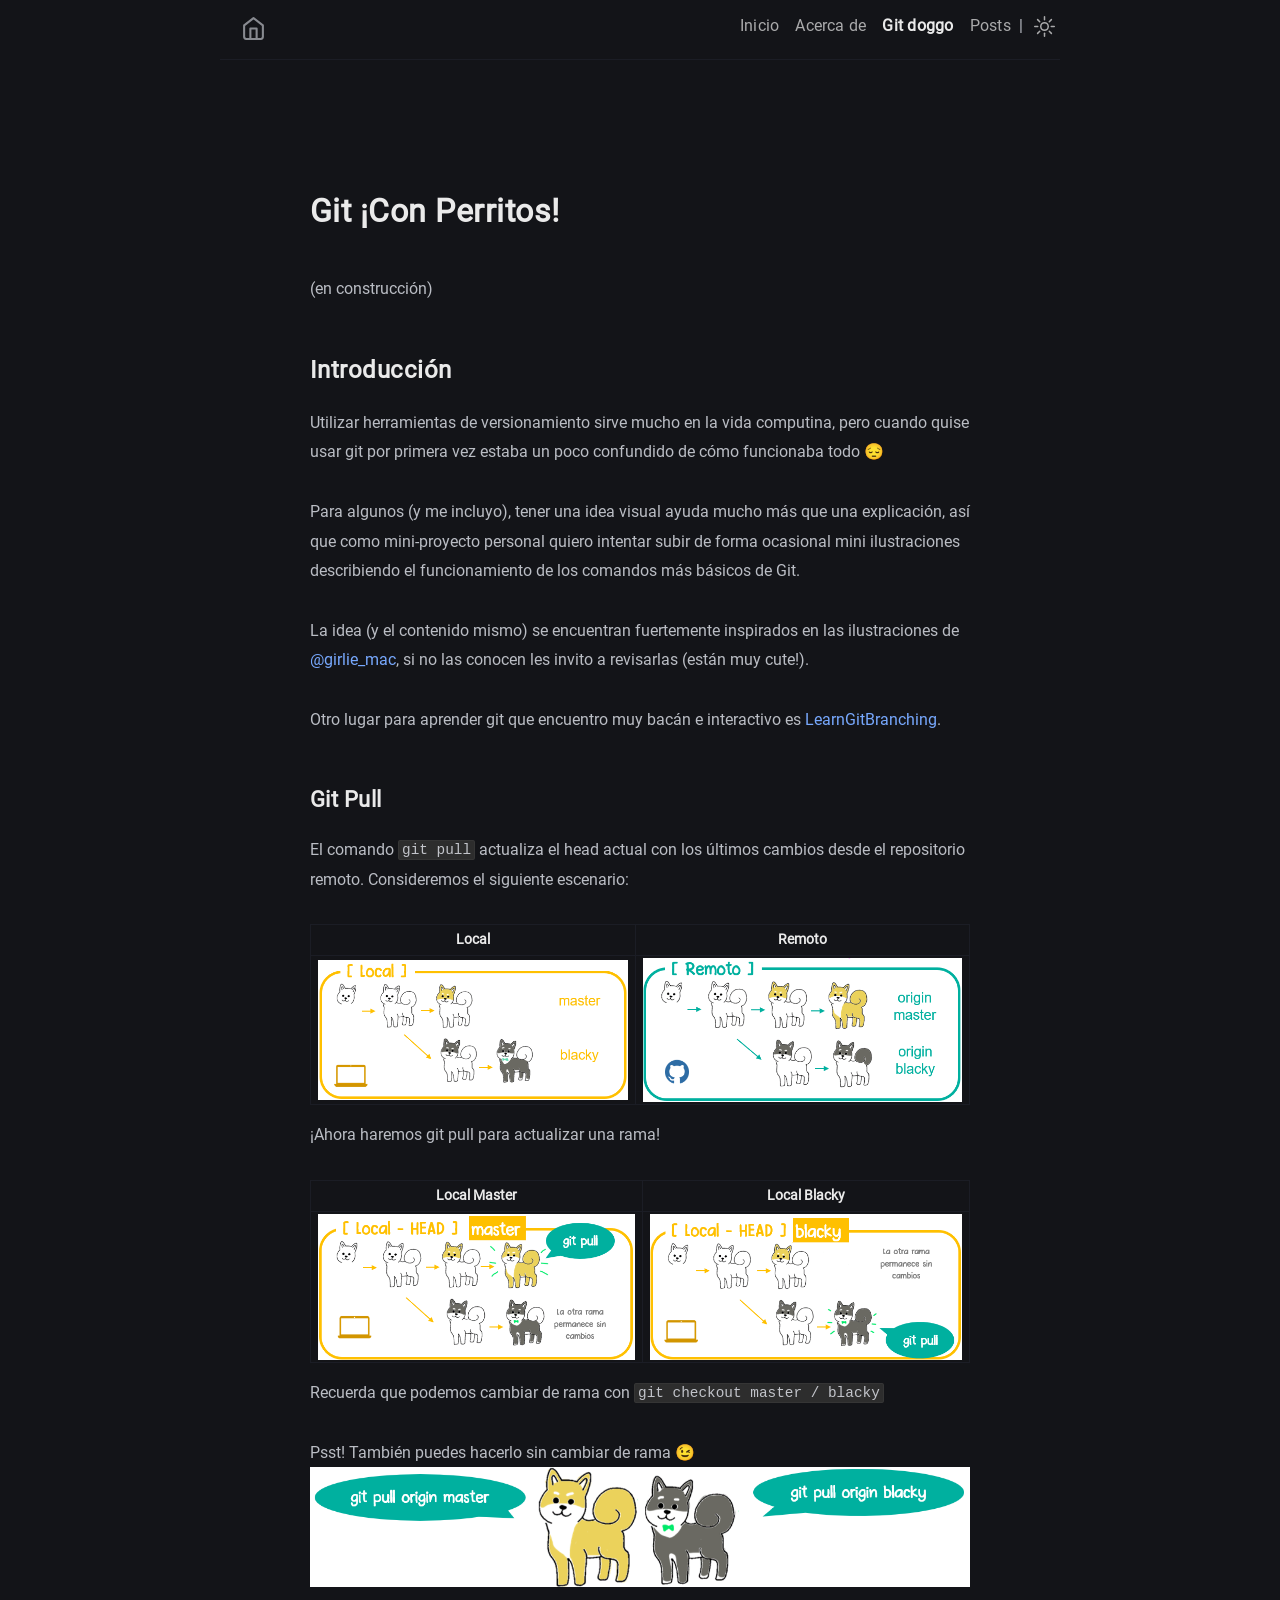
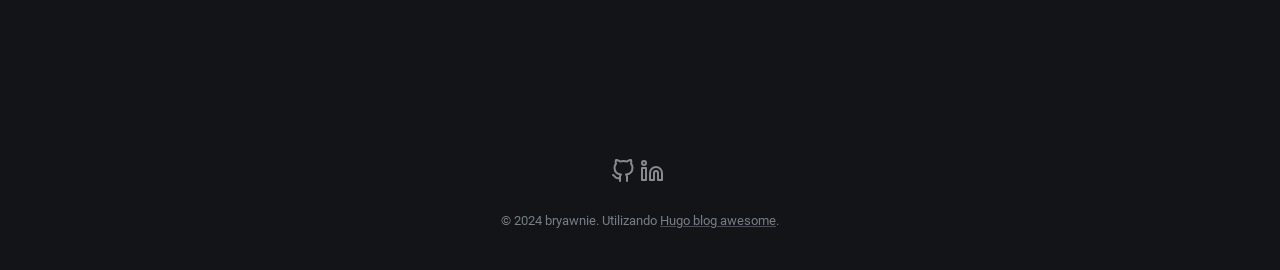
<file: pages/how-to-git/index.html>
<!doctype html><html lang=es><head><meta charset=utf-8><meta http-equiv=content-type content="text/html"><meta name=viewport content="width=device-width,initial-scale=1"><title itemprop=name>Git ¡Con Perritos! | Blog de Bryawnie</title><meta property="og:title" content="Git ¡Con Perritos! | Blog de Bryawnie"><meta name=twitter:title content="Git ¡Con Perritos! | Blog de Bryawnie"><meta itemprop=name content="Git ¡Con Perritos! | Blog de Bryawnie"><meta name=application-name content="Git ¡Con Perritos! | Blog de Bryawnie"><meta property="og:site_name" content="Blog de Bryawnie"><meta name=description content="Explicación de comandos git usando perritos como ejemplo."><meta itemprop=description content="Explicación de comandos git usando perritos como ejemplo."><meta property="og:description" content="Explicación de comandos git usando perritos como ejemplo."><meta name=twitter:description content="Explicación de comandos git usando perritos como ejemplo."><meta property="og:locale" content="es"><meta name=language content="es"><meta name=generator content="Hugo 0.119.0"><link rel=canonical href=https://bryawnie.github.io/pages/how-to-git/><link href=/style.min.d43bc6c79baa87f006efb2b92be952faeedeb1a3ab626c1d6abda52eae049355.css rel=stylesheet><link href=/code-highlight.min.706d31975fec544a864cb7f0d847a73ea55ca1df91bf495fd12a177138d807cf.css rel=stylesheet><link rel=apple-touch-icon sizes=180x180 href=/icons/apple-touch-icon.png><link rel=icon type=image/png sizes=32x32 href=/icons/favicon-32x32.png><link rel=icon type=image/png sizes=16x16 href=/icons/favicon-16x16.png><link rel=mask-icon href=/icons/safari-pinned-tab.svg><link rel="shortcut icon" href=/favicon.ico><link rel=manifest href=https://bryawnie.github.io/site.webmanifest><meta name=msapplication-config content="/browserconfig.xml"><meta name=msapplication-TileColor content="#2d89ef"><meta name=theme-color content="#434648"><link rel=icon type=image/svg+xml href=/icons/favicon.svg></head><body data-theme=dark class=notransition><script src=/js/theme.min.8961c317c5b88b953fe27525839672c9343f1058ab044696ca225656c8ba2ab0.js integrity="sha256-iWHDF8W4i5U/4nUlg5ZyyTQ/EFirBEaWyiJWVsi6KrA="></script><div class=navbar role=navigation><nav class=menu aria-label="Main Navigation"><a href=https://bryawnie.github.io/ class=logo><svg xmlns="http://www.w3.org/2000/svg" width="25" height="25" viewBox="0 0 24 24" fill="none" stroke="currentcolor" stroke-width="2" stroke-linecap="round" stroke-linejoin="round" class="feather feather-home"><title>Inicio</title><path d="M3 9l9-7 9 7v11a2 2 0 01-2 2H5a2 2 0 01-2-2z"/><polyline points="9 22 9 12 15 12 15 22"/></svg></a><input type=checkbox id=menu-trigger class=menu-trigger>
<label for=menu-trigger><span class=menu-icon><svg xmlns="http://www.w3.org/2000/svg" width="25" height="25" stroke="currentcolor" fill="none" viewBox="0 0 14 14"><title>Menu</title><path stroke-linecap="round" stroke-linejoin="round" d="M10.595 7H3.40726"/><path stroke-linecap="round" stroke-linejoin="round" d="M10.5096 3.51488H3.49301"/><path stroke-linecap="round" stroke-linejoin="round" d="M10.5096 10.4851H3.49301"/><path stroke-linecap="round" stroke-linejoin="round" d="M.5 12.5V1.5c0-.552285.447715-1 1-1h11C13.0523.5 13.5.947715 13.5 1.5v11C13.5 13.0523 13.0523 13.5 12.5 13.5H1.5C.947715 13.5.5 13.0523.5 12.5z"/></svg></span></label><div class=trigger><ul class=trigger-container><li><a class=menu-link href=/>Inicio</a></li><li><a class=menu-link href=/pages/about/>Acerca de</a></li><li><a class="menu-link active" href=/pages/how-to-git/>Git doggo</a></li><li><a class=menu-link href=/posts/>Posts</a></li><li class=menu-separator><span>|</span></li></ul><a id=mode href=#><svg xmlns="http://www.w3.org/2000/svg" class="mode-sunny" width="21" height="21" viewBox="0 0 14 14" stroke-width="1"><title>LIGHT</title><g><circle cx="7" cy="7" r="2.5" fill="none" stroke-linecap="round" stroke-linejoin="round"/><line x1="7" y1=".5" x2="7" y2="2.5" fill="none" stroke-linecap="round" stroke-linejoin="round"/><line x1="2.4" y1="2.4" x2="3.82" y2="3.82" fill="none" stroke-linecap="round" stroke-linejoin="round"/><line x1=".5" y1="7" x2="2.5" y2="7" fill="none" stroke-linecap="round" stroke-linejoin="round"/><line x1="2.4" y1="11.6" x2="3.82" y2="10.18" fill="none" stroke-linecap="round" stroke-linejoin="round"/><line x1="7" y1="13.5" x2="7" y2="11.5" fill="none" stroke-linecap="round" stroke-linejoin="round"/><line x1="11.6" y1="11.6" x2="10.18" y2="10.18" fill="none" stroke-linecap="round" stroke-linejoin="round"/><line x1="13.5" y1="7" x2="11.5" y2="7" fill="none" stroke-linecap="round" stroke-linejoin="round"/><line x1="11.6" y1="2.4" x2="10.18" y2="3.82" fill="none" stroke-linecap="round" stroke-linejoin="round"/></g></svg><svg xmlns="http://www.w3.org/2000/svg" class="mode-moon" width="21" height="21" viewBox="0 0 14 14" stroke-width="1"><title>DARK</title><g><circle cx="7" cy="7" r="2.5" fill="none" stroke-linecap="round" stroke-linejoin="round"/><line x1="7" y1=".5" x2="7" y2="2.5" fill="none" stroke-linecap="round" stroke-linejoin="round"/><line x1="2.4" y1="2.4" x2="3.82" y2="3.82" fill="none" stroke-linecap="round" stroke-linejoin="round"/><line x1=".5" y1="7" x2="2.5" y2="7" fill="none" stroke-linecap="round" stroke-linejoin="round"/><line x1="2.4" y1="11.6" x2="3.82" y2="10.18" fill="none" stroke-linecap="round" stroke-linejoin="round"/><line x1="7" y1="13.5" x2="7" y2="11.5" fill="none" stroke-linecap="round" stroke-linejoin="round"/><line x1="11.6" y1="11.6" x2="10.18" y2="10.18" fill="none" stroke-linecap="round" stroke-linejoin="round"/><line x1="13.5" y1="7" x2="11.5" y2="7" fill="none" stroke-linecap="round" stroke-linejoin="round"/><line x1="11.6" y1="2.4" x2="10.18" y2="3.82" fill="none" stroke-linecap="round" stroke-linejoin="round"/></g></svg></a></div></nav></div><div class="wrapper post"><main class=page-content aria-label=Content><article><header class=header><h1 class=header-title>Git ¡Con Perritos!</h1></header><div class=page-content><p>(en construcción)</p><h1 id=introducción>Introducción</h1><p>Utilizar herramientas de versionamiento sirve mucho en la vida computina, pero cuando quise usar git por primera vez estaba un poco confundido de cómo funcionaba todo 😔</p><p>Para algunos (y me incluyo), tener una idea visual ayuda mucho más que una explicación, así que como mini-proyecto personal quiero intentar subir de forma ocasional mini ilustraciones describiendo el funcionamiento de los comandos más básicos de Git.</p><p>La idea (y el contenido mismo) se encuentran fuertemente inspirados en las ilustraciones de <a href=https://girliemac.com/blog/2017/12/26/git-purr/>@girlie_mac</a>, si no las conocen les invito a revisarlas (están muy cute!).</p><p>Otro lugar para aprender git que encuentro muy bacán e interactivo es <a href=https://learngitbranching.js.org/>LearnGitBranching</a>.</p><h2 id=git-pull>Git Pull</h2><p>El comando <code>git pull</code> actualiza el head actual con los últimos cambios desde el repositorio remoto.
Consideremos el siguiente escenario:</p><table><thead><tr><th style=text-align:center>Local</th><th style=text-align:center>Remoto</th></tr></thead><tbody><tr><td style=text-align:center><img src=/img/git/pull_before_local.png alt=image></td><td style=text-align:center><img src=/img/git/pull_before_remoto.png alt=image></td></tr></tbody></table><p>¡Ahora haremos git pull para actualizar una rama!</p><table><thead><tr><th style=text-align:center>Local Master</th><th style=text-align:center>Local Blacky</th></tr></thead><tbody><tr><td style=text-align:center><img src=/img/git/pull_after_master.png alt=image></td><td style=text-align:center><img src=/img/git/pull_after_blacky.png alt=image></td></tr></tbody></table><p>Recuerda que podemos cambiar de rama con <code>git checkout master / blacky</code></p><p>Psst! También puedes hacerlo sin cambiar de rama 😉
<img src=/img/git/pull_origin.png alt=image></p></div></article></main></div><footer class=footer><span class=footer_item></span>&nbsp;<div class=footer_social-icons><a href=https://github.com/bryawnie target=_blank rel="noopener noreferrer me" title=Github><svg xmlns="http://www.w3.org/2000/svg" viewBox="0 0 24 24" fill="none" stroke="currentcolor" stroke-width="2" stroke-linecap="round" stroke-linejoin="round"><path d="M9 19c-5 1.5-5-2.5-7-3m14 6v-3.87a3.37 3.37.0 00-.94-2.61c3.14-.35 6.44-1.54 6.44-7A5.44 5.44.0 0020 4.77 5.07 5.07.0 0019.91 1S18.73.65 16 2.48a13.38 13.38.0 00-7 0C6.27.65 5.09 1 5.09 1A5.07 5.07.0 005 4.77 5.44 5.44.0 003.5 8.55c0 5.42 3.3 6.61 6.44 7A3.37 3.37.0 009 18.13V22"/></svg></a><a href=https://linkedin.com/in/bryortizp target=_blank rel="noopener noreferrer me" title=Linkedin><svg xmlns="http://www.w3.org/2000/svg" viewBox="0 0 24 24" fill="none" stroke="currentcolor" stroke-width="2" stroke-linecap="round" stroke-linejoin="round"><path d="M16 8a6 6 0 016 6v7h-4v-7a2 2 0 00-2-2 2 2 0 00-2 2v7h-4v-7a6 6 0 016-6z"/><rect x="2" y="9" width="4" height="12"/><circle cx="4" cy="4" r="2"/></svg></a></div><small class=footer_copyright>© 2024 bryawnie.
Utilizando <a href=https://github.com/hugo-sid/hugo-blog-awesome target=_blank rel=noopener>Hugo blog awesome</a>.</small></footer><a href=# title=Regresar id=totop><svg xmlns="http://www.w3.org/2000/svg" width="48" height="48" fill="currentcolor" stroke="currentcolor" viewBox="0 96 960 960"><path d="M283 704.739 234.261 656 480 410.261 725.739 656 677 704.739l-197-197-197 197z"/></svg></a><script src=https://bryawnie.github.io/js/main.min.35f435a5d8eac613c52daa28d8af544a4512337d3e95236e4a4978417b8dcb2f.js integrity="sha256-NfQ1pdjqxhPFLaoo2K9USkUSM30+lSNuSkl4QXuNyy8="></script></body></html>
</file>
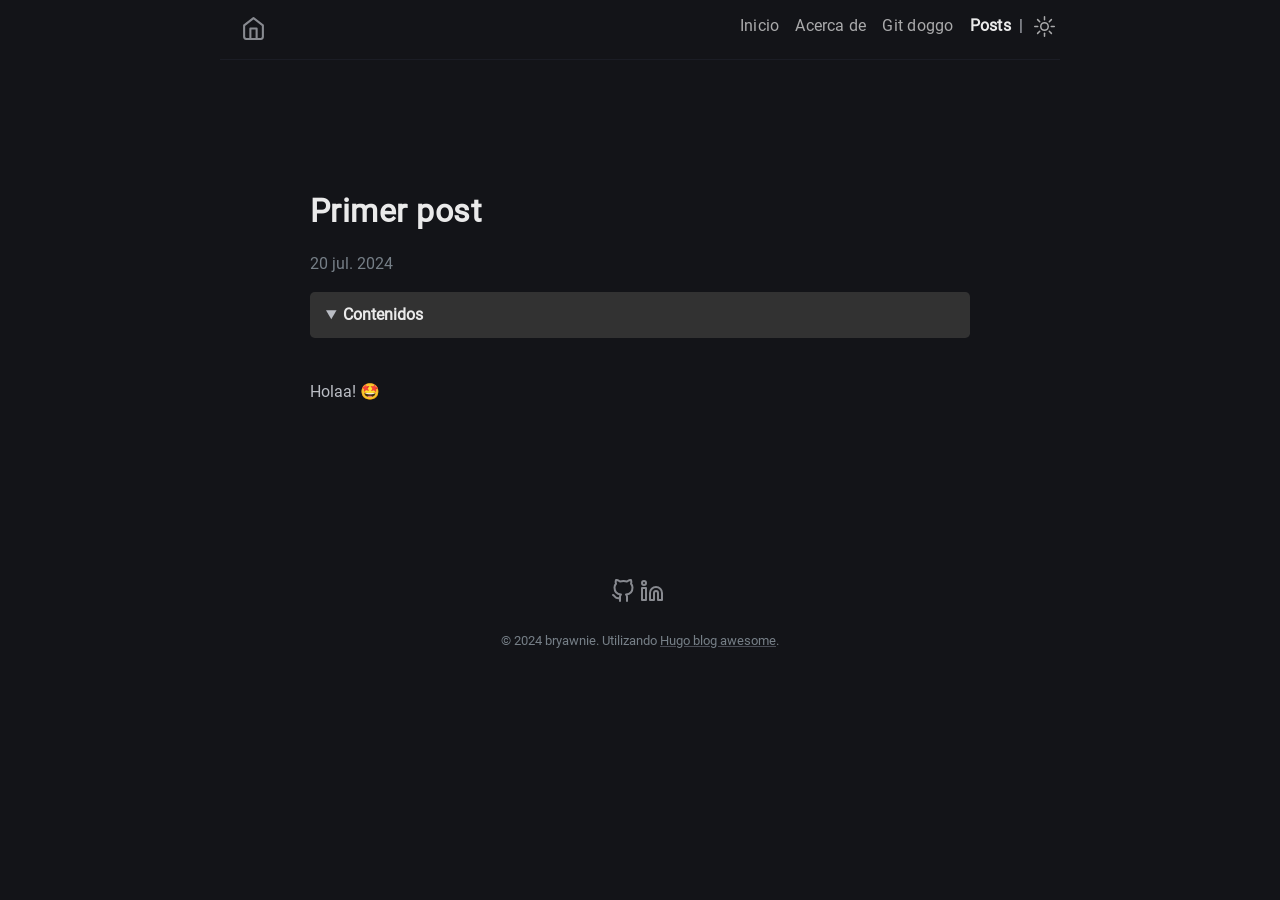
<file: posts/my-first-post/index.html>
<!doctype html><html lang=es><head><meta charset=utf-8><meta http-equiv=content-type content="text/html"><meta name=viewport content="width=device-width,initial-scale=1"><title itemprop=name>Primer post | Blog de Bryawnie</title><meta property="og:title" content="Primer post | Blog de Bryawnie"><meta name=twitter:title content="Primer post | Blog de Bryawnie"><meta itemprop=name content="Primer post | Blog de Bryawnie"><meta name=application-name content="Primer post | Blog de Bryawnie"><meta property="og:site_name" content="Blog de Bryawnie"><meta name=description content="Hola :D"><meta itemprop=description content="Hola :D"><meta property="og:description" content="Hola :D"><meta name=twitter:description content="Hola :D"><meta property="og:locale" content="es"><meta name=language content="es"><meta property="og:type" content="article"><meta property="og:article:published_time" content="2024-07-20T22:37:40-0400"><meta property="article:published_time" content="2024-07-20T22:37:40-0400"><meta property="og:url" content="https://bryawnie.github.io/posts/my-first-post/"><meta property="og:article:author" content="bryawnie"><meta property="article:author" content="bryawnie"><meta name=author content="bryawnie"><script defer type=application/ld+json>{"@context":"http://schema.org","@type":"Article","headline":"Primer post","author":{"@type":"Person","name":""},"datePublished":"2024-07-20","description":"","wordCount":2,"mainEntityOfPage":"True","dateModified":"2024-07-20","image":{"@type":"imageObject","url":""},"publisher":{"@type":"Organization","name":"Blog de Bryawnie"}}</script><meta name=generator content="Hugo 0.119.0"><link rel=canonical href=https://bryawnie.github.io/posts/my-first-post/><link href=/style.min.d43bc6c79baa87f006efb2b92be952faeedeb1a3ab626c1d6abda52eae049355.css rel=stylesheet><link href=/code-highlight.min.706d31975fec544a864cb7f0d847a73ea55ca1df91bf495fd12a177138d807cf.css rel=stylesheet><link rel=apple-touch-icon sizes=180x180 href=/icons/apple-touch-icon.png><link rel=icon type=image/png sizes=32x32 href=/icons/favicon-32x32.png><link rel=icon type=image/png sizes=16x16 href=/icons/favicon-16x16.png><link rel=mask-icon href=/icons/safari-pinned-tab.svg><link rel="shortcut icon" href=/favicon.ico><link rel=manifest href=https://bryawnie.github.io/site.webmanifest><meta name=msapplication-config content="/browserconfig.xml"><meta name=msapplication-TileColor content="#2d89ef"><meta name=theme-color content="#434648"><link rel=icon type=image/svg+xml href=/icons/favicon.svg></head><body data-theme=dark class=notransition><script src=/js/theme.min.8961c317c5b88b953fe27525839672c9343f1058ab044696ca225656c8ba2ab0.js integrity="sha256-iWHDF8W4i5U/4nUlg5ZyyTQ/EFirBEaWyiJWVsi6KrA="></script><div class=navbar role=navigation><nav class=menu aria-label="Main Navigation"><a href=https://bryawnie.github.io/ class=logo><svg xmlns="http://www.w3.org/2000/svg" width="25" height="25" viewBox="0 0 24 24" fill="none" stroke="currentcolor" stroke-width="2" stroke-linecap="round" stroke-linejoin="round" class="feather feather-home"><title>Inicio</title><path d="M3 9l9-7 9 7v11a2 2 0 01-2 2H5a2 2 0 01-2-2z"/><polyline points="9 22 9 12 15 12 15 22"/></svg></a><input type=checkbox id=menu-trigger class=menu-trigger>
<label for=menu-trigger><span class=menu-icon><svg xmlns="http://www.w3.org/2000/svg" width="25" height="25" stroke="currentcolor" fill="none" viewBox="0 0 14 14"><title>Menu</title><path stroke-linecap="round" stroke-linejoin="round" d="M10.595 7H3.40726"/><path stroke-linecap="round" stroke-linejoin="round" d="M10.5096 3.51488H3.49301"/><path stroke-linecap="round" stroke-linejoin="round" d="M10.5096 10.4851H3.49301"/><path stroke-linecap="round" stroke-linejoin="round" d="M.5 12.5V1.5c0-.552285.447715-1 1-1h11C13.0523.5 13.5.947715 13.5 1.5v11C13.5 13.0523 13.0523 13.5 12.5 13.5H1.5C.947715 13.5.5 13.0523.5 12.5z"/></svg></span></label><div class=trigger><ul class=trigger-container><li><a class=menu-link href=/>Inicio</a></li><li><a class=menu-link href=/pages/about/>Acerca de</a></li><li><a class=menu-link href=/pages/how-to-git/>Git doggo</a></li><li><a class="menu-link active" href=/posts/>Posts</a></li><li class=menu-separator><span>|</span></li></ul><a id=mode href=#><svg xmlns="http://www.w3.org/2000/svg" class="mode-sunny" width="21" height="21" viewBox="0 0 14 14" stroke-width="1"><title>LIGHT</title><g><circle cx="7" cy="7" r="2.5" fill="none" stroke-linecap="round" stroke-linejoin="round"/><line x1="7" y1=".5" x2="7" y2="2.5" fill="none" stroke-linecap="round" stroke-linejoin="round"/><line x1="2.4" y1="2.4" x2="3.82" y2="3.82" fill="none" stroke-linecap="round" stroke-linejoin="round"/><line x1=".5" y1="7" x2="2.5" y2="7" fill="none" stroke-linecap="round" stroke-linejoin="round"/><line x1="2.4" y1="11.6" x2="3.82" y2="10.18" fill="none" stroke-linecap="round" stroke-linejoin="round"/><line x1="7" y1="13.5" x2="7" y2="11.5" fill="none" stroke-linecap="round" stroke-linejoin="round"/><line x1="11.6" y1="11.6" x2="10.18" y2="10.18" fill="none" stroke-linecap="round" stroke-linejoin="round"/><line x1="13.5" y1="7" x2="11.5" y2="7" fill="none" stroke-linecap="round" stroke-linejoin="round"/><line x1="11.6" y1="2.4" x2="10.18" y2="3.82" fill="none" stroke-linecap="round" stroke-linejoin="round"/></g></svg><svg xmlns="http://www.w3.org/2000/svg" class="mode-moon" width="21" height="21" viewBox="0 0 14 14" stroke-width="1"><title>DARK</title><g><circle cx="7" cy="7" r="2.5" fill="none" stroke-linecap="round" stroke-linejoin="round"/><line x1="7" y1=".5" x2="7" y2="2.5" fill="none" stroke-linecap="round" stroke-linejoin="round"/><line x1="2.4" y1="2.4" x2="3.82" y2="3.82" fill="none" stroke-linecap="round" stroke-linejoin="round"/><line x1=".5" y1="7" x2="2.5" y2="7" fill="none" stroke-linecap="round" stroke-linejoin="round"/><line x1="2.4" y1="11.6" x2="3.82" y2="10.18" fill="none" stroke-linecap="round" stroke-linejoin="round"/><line x1="7" y1="13.5" x2="7" y2="11.5" fill="none" stroke-linecap="round" stroke-linejoin="round"/><line x1="11.6" y1="11.6" x2="10.18" y2="10.18" fill="none" stroke-linecap="round" stroke-linejoin="round"/><line x1="13.5" y1="7" x2="11.5" y2="7" fill="none" stroke-linecap="round" stroke-linejoin="round"/><line x1="11.6" y1="2.4" x2="10.18" y2="3.82" fill="none" stroke-linecap="round" stroke-linejoin="round"/></g></svg></a></div></nav></div><div class="wrapper post"><main class=page-content aria-label=Content><article><header class=header><h1 class=header-title>Primer post</h1><div class=post-meta><time datetime=2024-07-20T22:37:40-04:00 itemprop=datePublished>20 jul. 2024</time></div></header><details class=toc open><summary><b>Contenidos</b></summary><nav id=TableOfContents></nav></details><div class=page-content><p>Holaa! 🤩</p></div></article></main></div><footer class=footer><span class=footer_item></span>&nbsp;<div class=footer_social-icons><a href=https://github.com/bryawnie target=_blank rel="noopener noreferrer me" title=Github><svg xmlns="http://www.w3.org/2000/svg" viewBox="0 0 24 24" fill="none" stroke="currentcolor" stroke-width="2" stroke-linecap="round" stroke-linejoin="round"><path d="M9 19c-5 1.5-5-2.5-7-3m14 6v-3.87a3.37 3.37.0 00-.94-2.61c3.14-.35 6.44-1.54 6.44-7A5.44 5.44.0 0020 4.77 5.07 5.07.0 0019.91 1S18.73.65 16 2.48a13.38 13.38.0 00-7 0C6.27.65 5.09 1 5.09 1A5.07 5.07.0 005 4.77 5.44 5.44.0 003.5 8.55c0 5.42 3.3 6.61 6.44 7A3.37 3.37.0 009 18.13V22"/></svg></a><a href=https://linkedin.com/in/bryortizp target=_blank rel="noopener noreferrer me" title=Linkedin><svg xmlns="http://www.w3.org/2000/svg" viewBox="0 0 24 24" fill="none" stroke="currentcolor" stroke-width="2" stroke-linecap="round" stroke-linejoin="round"><path d="M16 8a6 6 0 016 6v7h-4v-7a2 2 0 00-2-2 2 2 0 00-2 2v7h-4v-7a6 6 0 016-6z"/><rect x="2" y="9" width="4" height="12"/><circle cx="4" cy="4" r="2"/></svg></a></div><small class=footer_copyright>© 2024 bryawnie.
Utilizando <a href=https://github.com/hugo-sid/hugo-blog-awesome target=_blank rel=noopener>Hugo blog awesome</a>.</small></footer><a href=# title=Regresar id=totop><svg xmlns="http://www.w3.org/2000/svg" width="48" height="48" fill="currentcolor" stroke="currentcolor" viewBox="0 96 960 960"><path d="M283 704.739 234.261 656 480 410.261 725.739 656 677 704.739l-197-197-197 197z"/></svg></a><script src=https://bryawnie.github.io/js/main.min.35f435a5d8eac613c52daa28d8af544a4512337d3e95236e4a4978417b8dcb2f.js integrity="sha256-NfQ1pdjqxhPFLaoo2K9USkUSM30+lSNuSkl4QXuNyy8="></script></body></html>
</file>
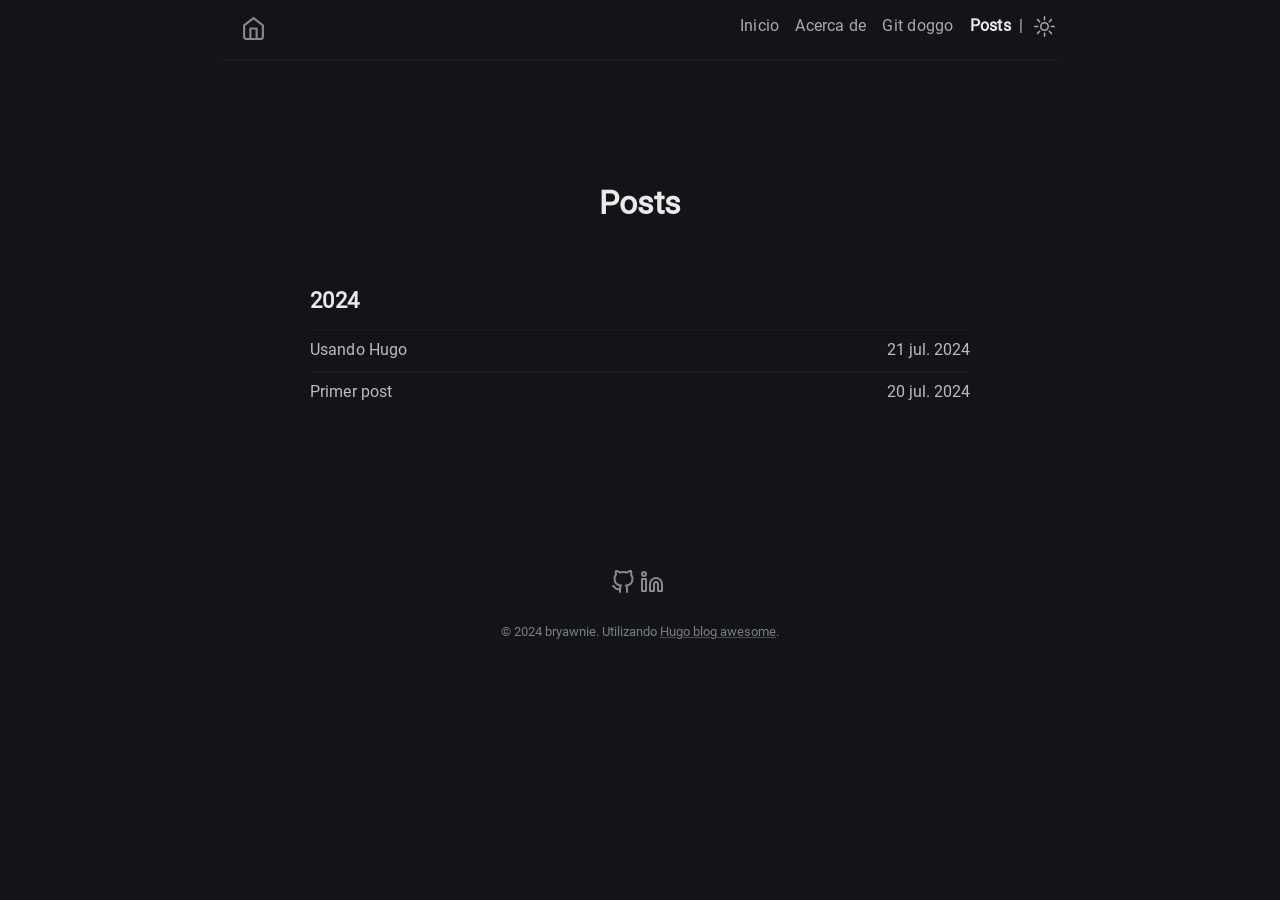
<file: posts/page/1/index.html>
<!doctype html><html lang=es><head><title>https://bryawnie.github.io/posts/</title><link rel=canonical href=https://bryawnie.github.io/posts/><meta name=robots content="noindex"><meta charset=utf-8><meta http-equiv=refresh content="0; url=https://bryawnie.github.io/posts/"></head></html>
</file>
<file: styles.css>
:root {
  color-scheme: dark;
  --bg: #060816;
  --panel: rgba(10, 16, 32, 0.78);
  --text: #f5f7ff;
  --muted: #9aa7c7;
  --accent: #7c93ff;
  --accent-2: #3ddbd9;
}

* {
  box-sizing: border-box;
}

body {
  margin: 0;
  min-height: 100vh;
  font-family: 'Inter', sans-serif;
  color: var(--text);
  background: linear-gradient(135deg, #04050d 0%, #0e1733 45%, #1e2b57 100%);
  overflow: hidden;
}

.background-glow {
  position: fixed;
  border-radius: 50%;
  filter: blur(90px);
  opacity: 0.45;
  pointer-events: none;
}

.glow-one {
  width: 22rem;
  height: 22rem;
  background: var(--accent);
  top: -5rem;
  right: -4rem;
}

.glow-two {
  width: 18rem;
  height: 18rem;
  background: var(--accent-2);
  bottom: -4rem;
  left: -2rem;
}

.hero {
  min-height: 100vh;
  display: grid;
  place-items: center;
  padding: 1.5rem;
}

.card {
  width: min(100%, 720px);
  padding: 3rem;
  border: 1px solid rgba(255, 255, 255, 0.12);
  border-radius: 28px;
  background: var(--panel);
  backdrop-filter: blur(18px);
  box-shadow: 0 24px 80px rgba(0, 0, 0, 0.35);
}

.eyebrow {
  margin: 0 0 0.75rem;
  color: var(--accent-2);
  font-size: 0.8rem;
  font-weight: 700;
  letter-spacing: 0.24em;
  text-transform: uppercase;
}

h1 {
  margin: 0;
  font-size: clamp(2.2rem, 5vw, 3.8rem);
  line-height: 1.05;
}

h1 span {
  background: linear-gradient(90deg, var(--accent), var(--accent-2));
  -webkit-background-clip: text;
  background-clip: text;
  color: transparent;
}

.description {
  margin: 1rem 0 0;
  color: var(--muted);
  font-size: 1.05rem;
  line-height: 1.7;
  max-width: 34rem;
}

.status {
  margin-top: 1.75rem;
  color: var(--muted);
  font-size: 0.95rem;
}

@media (max-width: 640px) {
  .card {
    padding: 2rem;
  }
}
</file>
